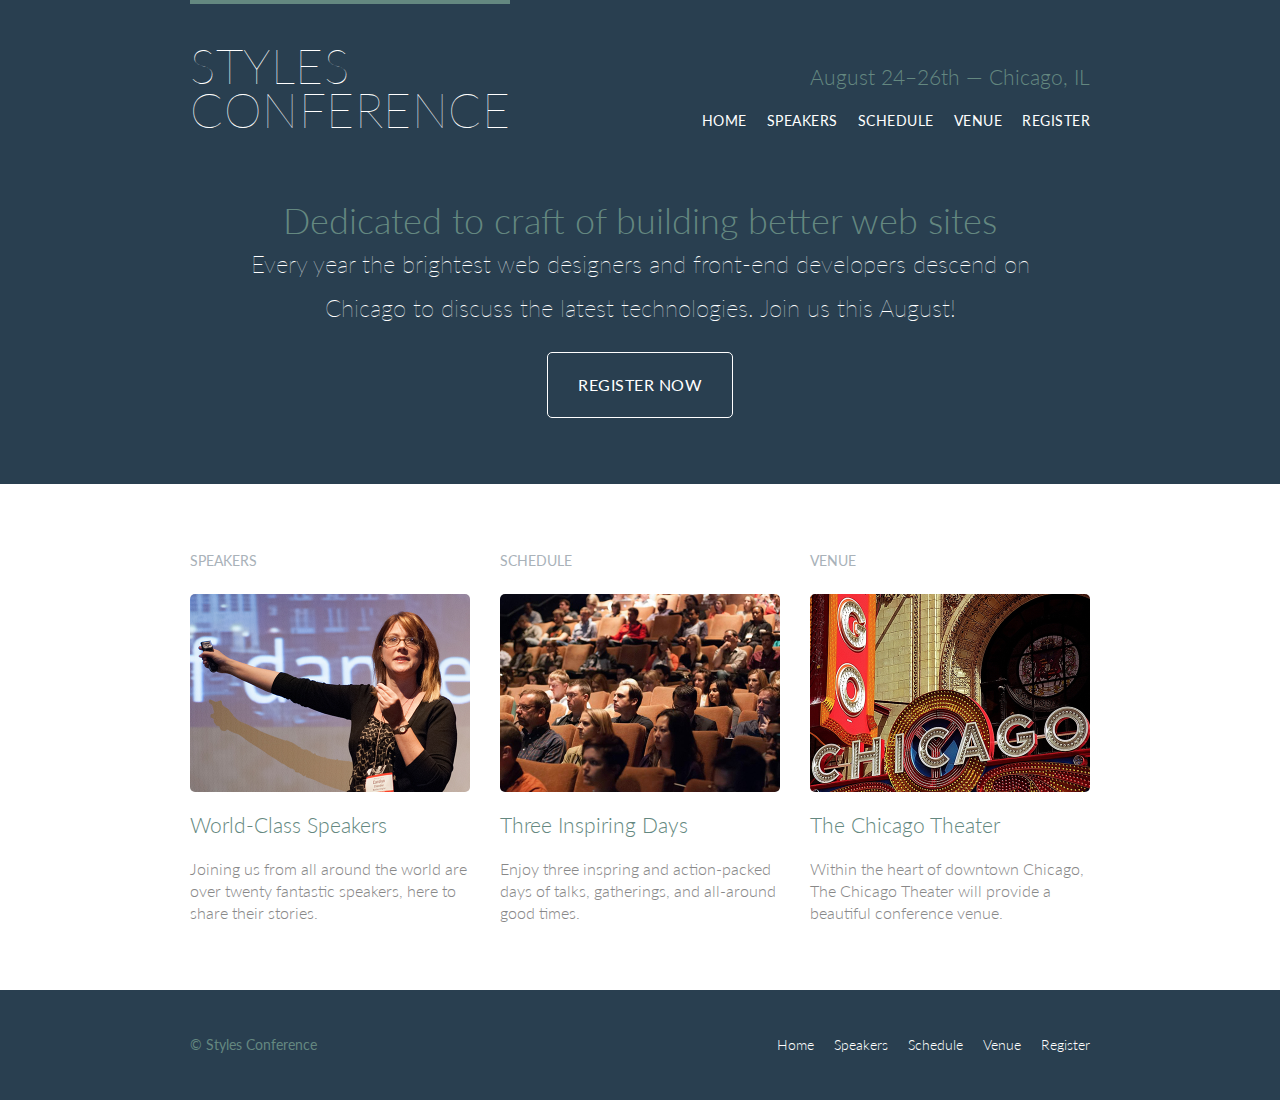
<file: index.html>
<!DOCTYPE html>
<html lang="en">
<head>
	<link rel="stylesheet" href="assets\stylesheets\main.css">
    <link rel="stylesheet" href="http://fonts.googleapis.com/css?family=Lato:100,300,400">
	<meta charset="utf-8">
	<title>Styles Conference</title>
</head>
<body>
	<header class="primary-header container group">
			
	<h1 class="logo">
		<a href="index.html">Styles <br> Conference</a>
	</h1>

	<h3 class="tagline">August 24&ndash;26th &mdash; Chicago, IL</h3>
	<nav class="nav primary-nav">
  <ul>
    <li><a href="index.html">Home</a></li><!--
    --><li><a href="speakers.html">Speakers</a></li><!--
    --><li><a href="schedule.html">Schedule</a></li><!--
    --><li><a href="venue.html">Venue</a></li><!--
    --><li><a href="register.html">Register</a></li>
  </ul>
	</nav>
	</header>
	<section class="hero container">
	<h2>Dedicated to craft of building better web sites</h2>
	<p>Every year the brightest web designers and front-end developers descend on Chicago to discuss the latest technologies. Join us this August!</p>
	<a class="btn btn-alt" href="register.html">Register Now</a>
	</section>
	<section class="row">
        <div class="grid">
        <!--Speakers-->
		<section class="teaser col-1-3">
            <h5>Speakers</h5>
			<a href="speakers.html">
			<img src="assets/images/home/speakers.jpg" alt="Professional Speakers">
			<h3>World-Class Speakers</h3>
		</a>
			<p>Joining us from all around the world are over twenty fantastic speakers, here to share their stories.</p>
		</section><!--
        Schedule
        --><section class="teaser col-1-3">
			<h5>Schedule</h5>
            <a href="schedule.html">
			<img src="assets/images/home/schedule.jpg" alt="Conference Schedule">
			<h3>Three Inspiring Days</h3>
		</a>
			<p>Enjoy three inspring and action-packed days of talks, gatherings, and all-around good times.</p>
		</section><!--
            Venue
            --><section class="teaser col-1-3">
            <h5>Venue</h5>
            <a href="venue.html">
            <img src="assets/images/home/venue.jpg" alt="Conference Venue">
			<h3>The Chicago Theater</h3> 
          </a>
			<p>Within the heart of downtown Chicago, The Chicago Theater will provide a beautiful conference venue.</p>
		</section>
      </div>
	</section>
	<footer class="primary-footer container group">
		<small>&copy; Styles Conference</small>
		<nav class="nav">
    <ul>
		<li><a href="index.html">Home</a></li><!--
            --><li><a href="speakers.html">Speakers</a></li><!--
            --><li><a href="schedule.html">Schedule</a></li><!--
            --><li><a href="venue.html">Venue</a></li><!--
            --><li><a href="register.html">Register</a></li>
        </ul>
  </nav>
	</footer>
	</body>
	</html>
</file>
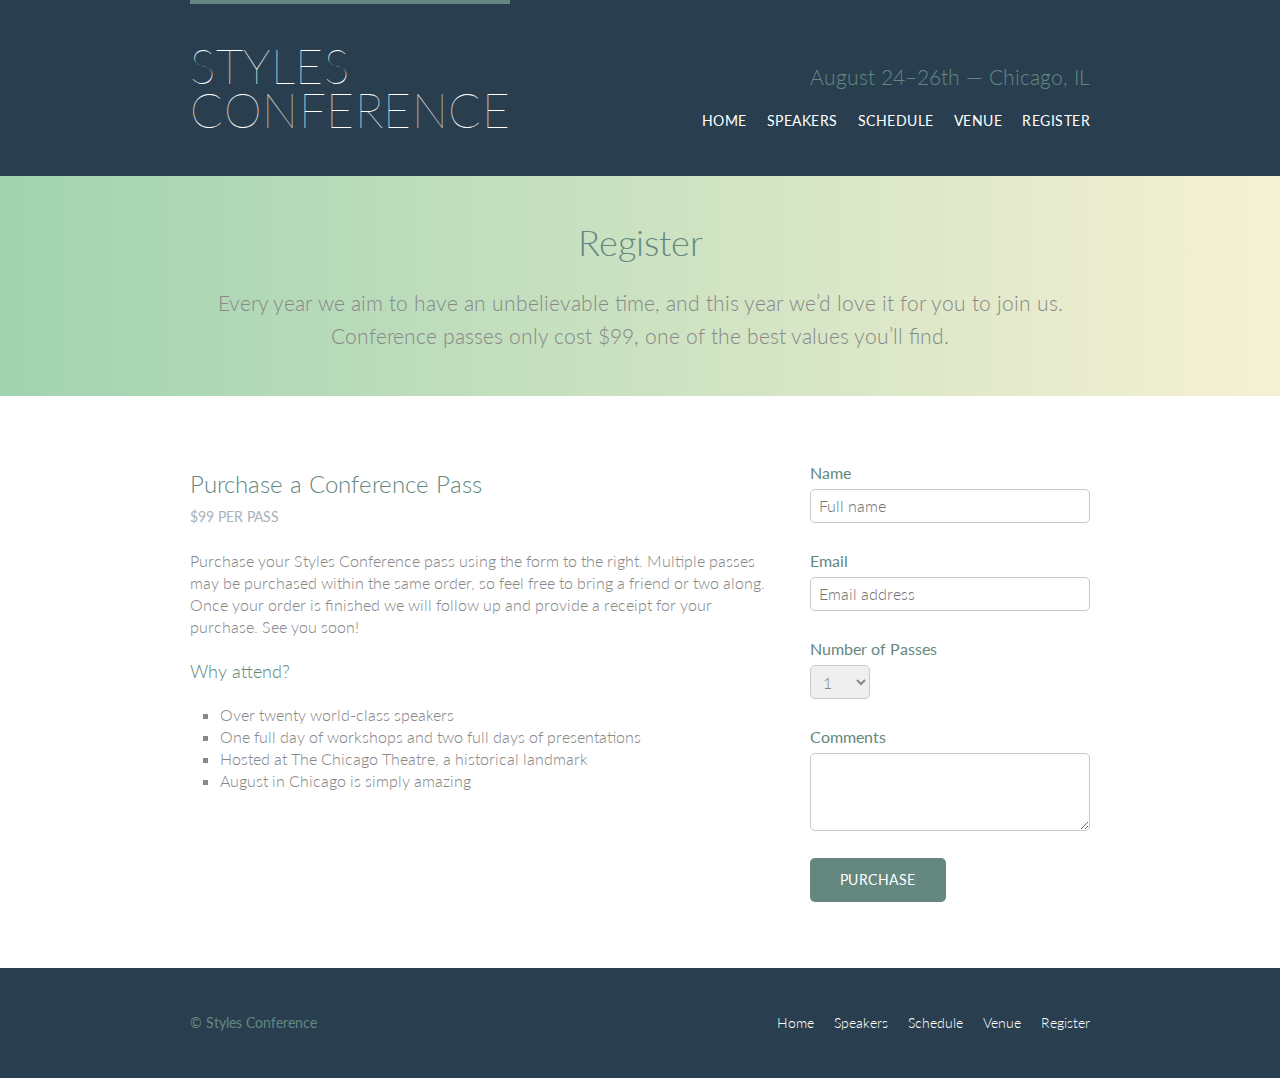
<file: register.html>
<!doctype html>
<html lang="en">
<head>
	<link rel="stylesheet" href="assets\stylesheets\main.css">
     <link rel="stylesheet" href="http://fonts.googleapis.com/css?family=Lato:100,300,400">
	<meta charset="utf-8">
	<title>Regsiter</title>
</head>
<body>
	<header class="primary-header container group">
			
	<h1 class="logo">
		<a href="index.html">Styles <br> Conference</a>
	</h1>

	<h3 class="tagline">August 24&ndash;26th &mdash; Chicago, IL</h3>
	<nav class="nav primary-nav">
		<ul>
		<li><a href="index.html">Home</a></li><!--
            --><li><a href="speakers.html">Speakers</a></li><!--
            --><li><a href="schedule.html">Schedule</a></li><!--
            --><li><a href="venue.html">Venue</a></li><!--
            --><li><a href="register.html">Register</a></li>
        </ul>
	</nav>
	</header>
    <section class="row-alt">
  <div class="lead container">

    <h1>Register</h1>
      <p>Every year we aim to have an unbelievable time, and this year we’d love it for you to join us. Conference passes only cost $99, one of the best values you’ll find.</p>

  </div>
</section>

    <section class="row">
    <div class="grid">
        <section class="col-2-3">
            <h2>Purchase a Conference Pass</h2>
            <h5>$99 per Pass</h5>
            <p>Purchase your Styles Conference pass using the form to the right. Multiple passes may be purchased within the same order, so feel free to bring a friend or two along. Once your order is finished we will follow up and provide a receipt for your purchase. See you soon!</p>
            <h4>Why attend?</h4>
            <ul class="why-attend">
            <li>Over twenty world-class speakers</li>
            <li>One full day of workshops and two full days of presentations</li>
            <li>Hosted at The Chicago Theatre, a historical landmark</li>
            <li>August in Chicago is simply amazing</li>
            </ul>
        </section><!--
        --><form class="col-1-3" action="#" method="post">
                <fieldset class="register-group">
                    <label>
                        Name
                        <input type="text" name="name" placeholder="Full name" required>
                    </label>
                    <label>
                        Email
                        <input type="email" name="email" placeholder="Email address" required>
                    </label>
                    <label>
                        Number of Passes
                        <select name="quantity" required>
                            <option value="1" selected>1</option>
                            <option value="2">2</option>
                            <option value="3">3</option>
                            <option value="4">4</option>
                            <option value="5">5</option>
                        </select>
                    </label>
                    <label>
                    Comments
                        <textarea name="comments"></textarea>
                    </label>
                </fieldset>
        <input class="btn btn-default" type="submit" name="submit" value="Purchase">
    </form>
    </div>
    </section>

	<footer class="primary-footer container group">
		<small>&copy; Styles Conference</small>
		<nav class="nav">
    <ul>
		<li><a href="index.html">Home</a></li><!--
            --><li><a href="speakers.html">Speakers</a></li><!--
            --><li><a href="schedule.html">Schedule</a></li><!--
            --><li><a href="venue.html">Venue</a></li><!--
            --><li><a href="register.html">Register</a></li>
        </ul>
  </nav>
	</footer>
</body>
</html>
</file>
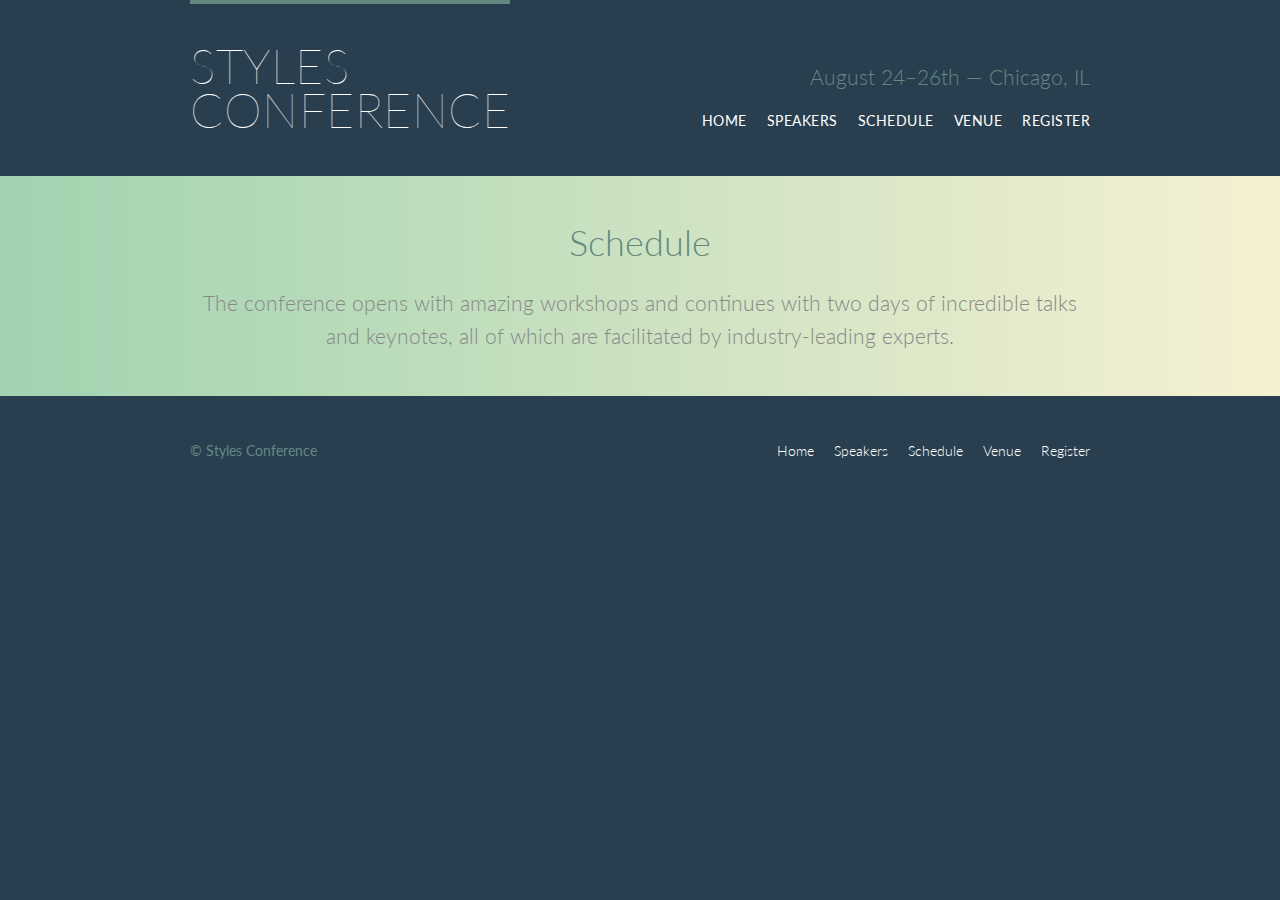
<file: schedule.html>
<!doctype html>
<html lang="en">
<head>
	<link rel="stylesheet" href="assets\stylesheets\main.css">
     <link rel="stylesheet" href="http://fonts.googleapis.com/css?family=Lato:100,300,400">
	<meta charset="utf-8">
	<title>Schedule</title>
</head>
<body>
	<header class="primary-header container group">
			
	<h1 class="logo">
		<a href="index.html">Styles <br> Conference</a>
	</h1>

	<h3 class="tagline">August 24&ndash;26th &mdash; Chicago, IL</h3>
	<nav class="nav primary-nav">
		<ul>
		<li><a href="index.html">Home</a></li><!--
            --><li><a href="speakers.html">Speakers</a></li><!--
            --><li><a href="schedule.html">Schedule</a></li><!--
            --><li><a href="venue.html">Venue</a></li><!--
            --><li><a href="register.html">Register</a></li>
        </ul>
	</nav>
	</header>
    <section class="row-alt">
  <div class="lead container">

    <h1>Schedule</h1>
      <p>The conference opens with amazing workshops and continues with two days of incredible talks and keynotes, all of which are facilitated by industry-leading experts.</p>

  </div>
</section>
	<footer class="primary-footer container group">
		<small>&copy; Styles Conference</small>
		<nav class="nav">
    <ul>
		<li><a href="index.html">Home</a></li><!--
            --><li><a href="speakers.html">Speakers</a></li><!--
            --><li><a href="schedule.html">Schedule</a></li><!--
            --><li><a href="venue.html">Venue</a></li><!--
            --><li><a href="register.html">Register</a></li>
        </ul>
  </nav>
	</footer>
</body>
</html>
</file>
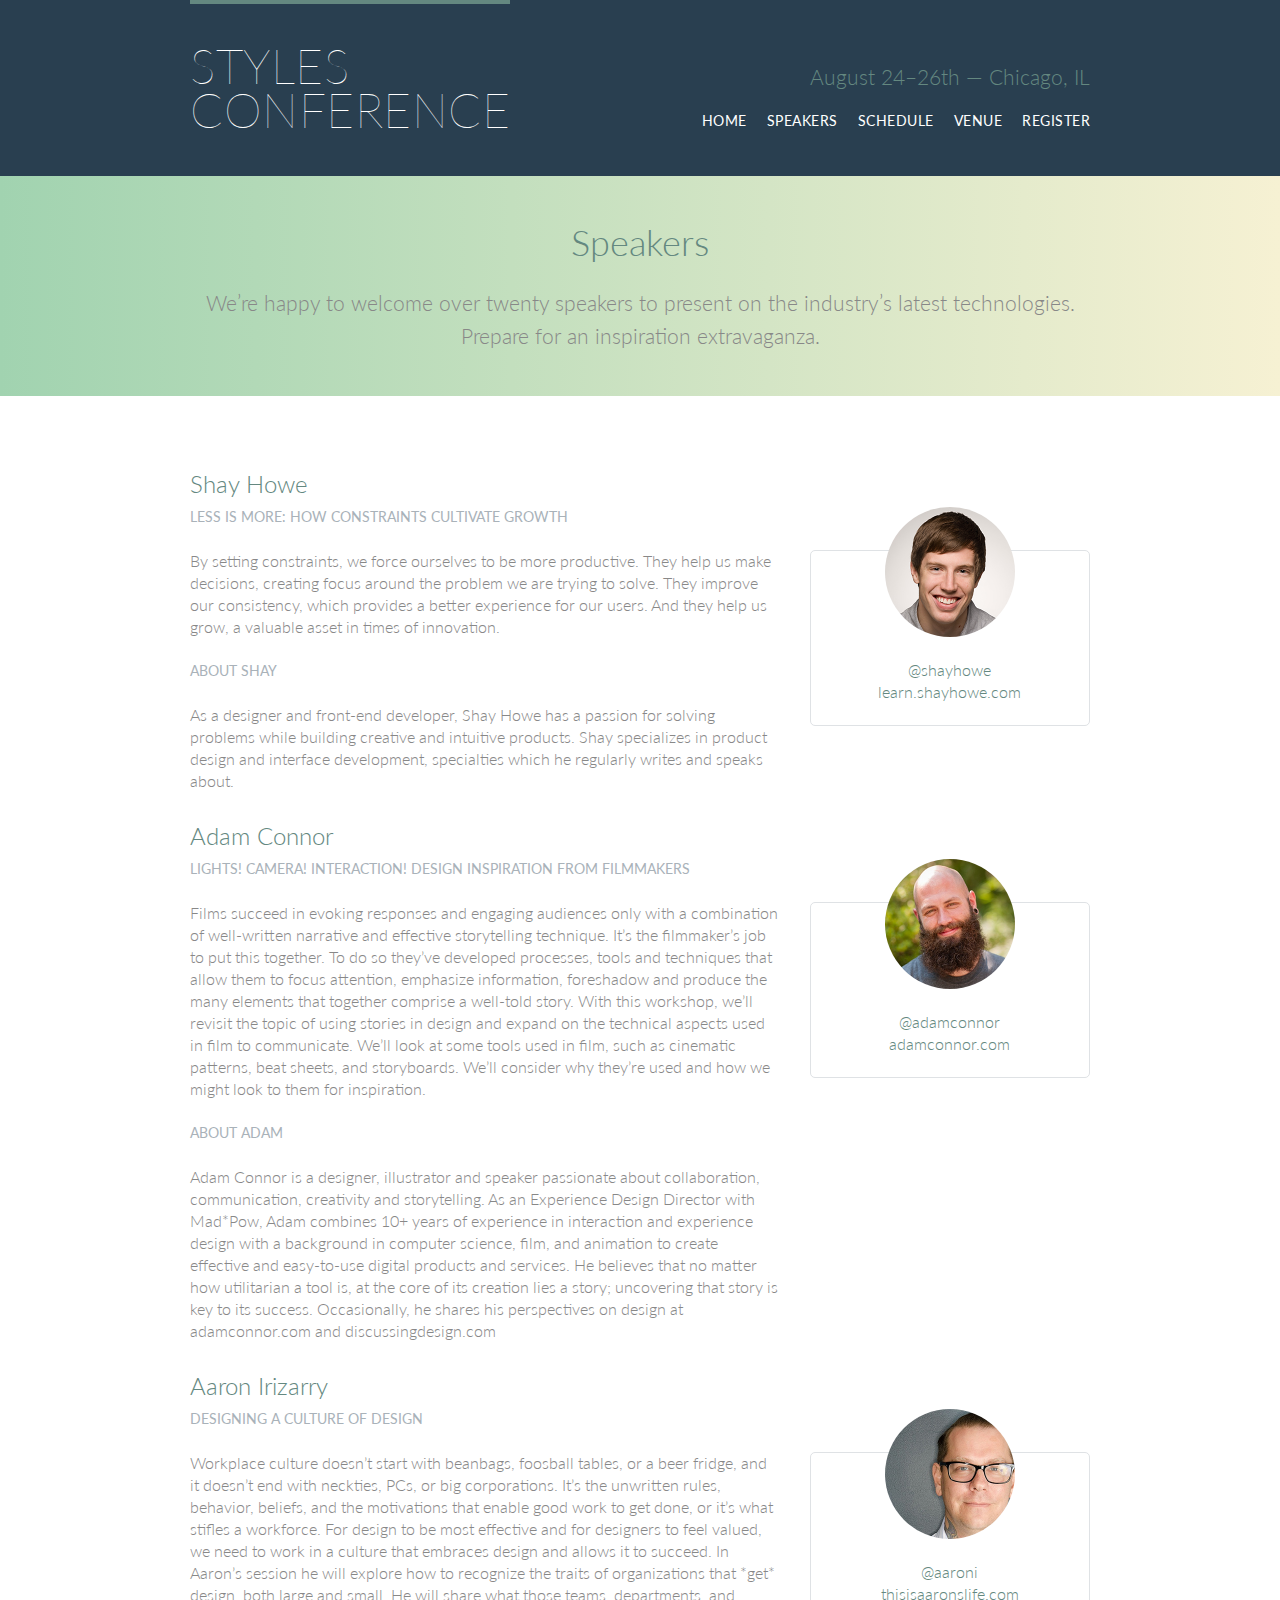
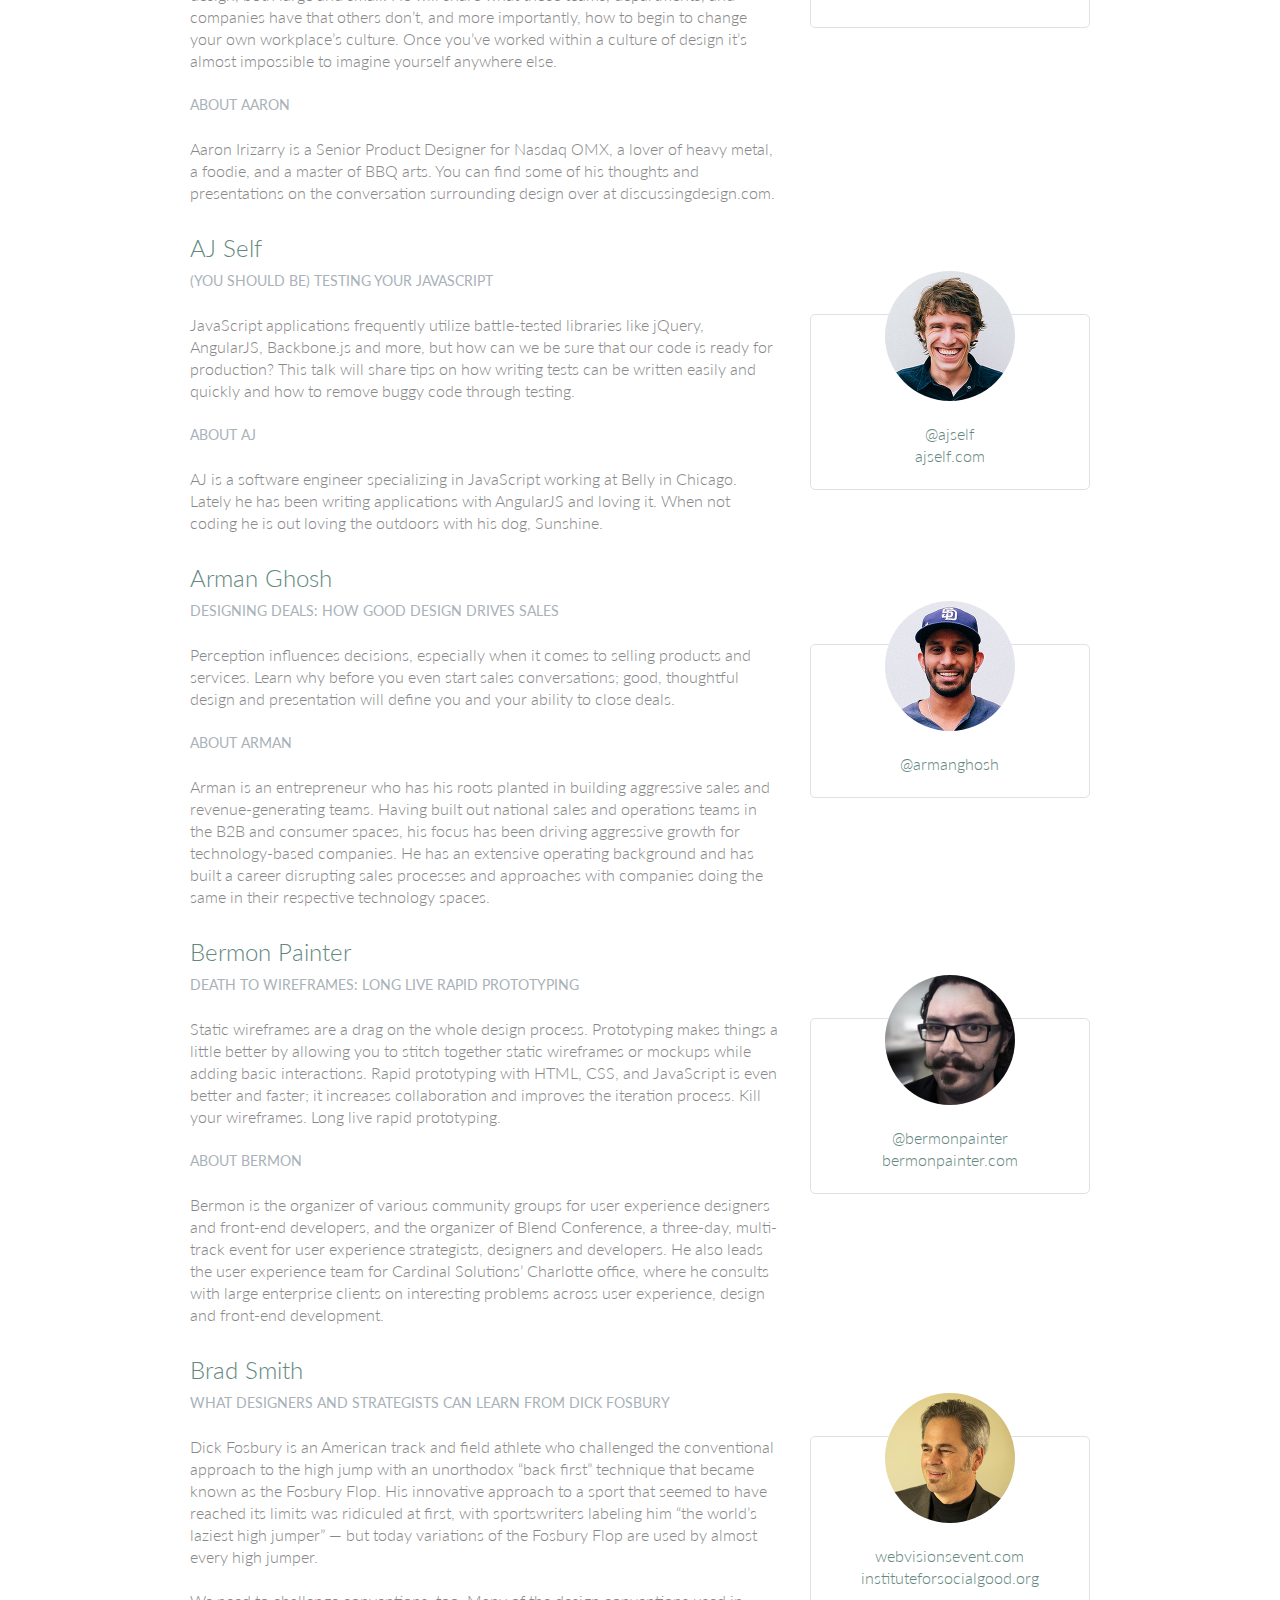
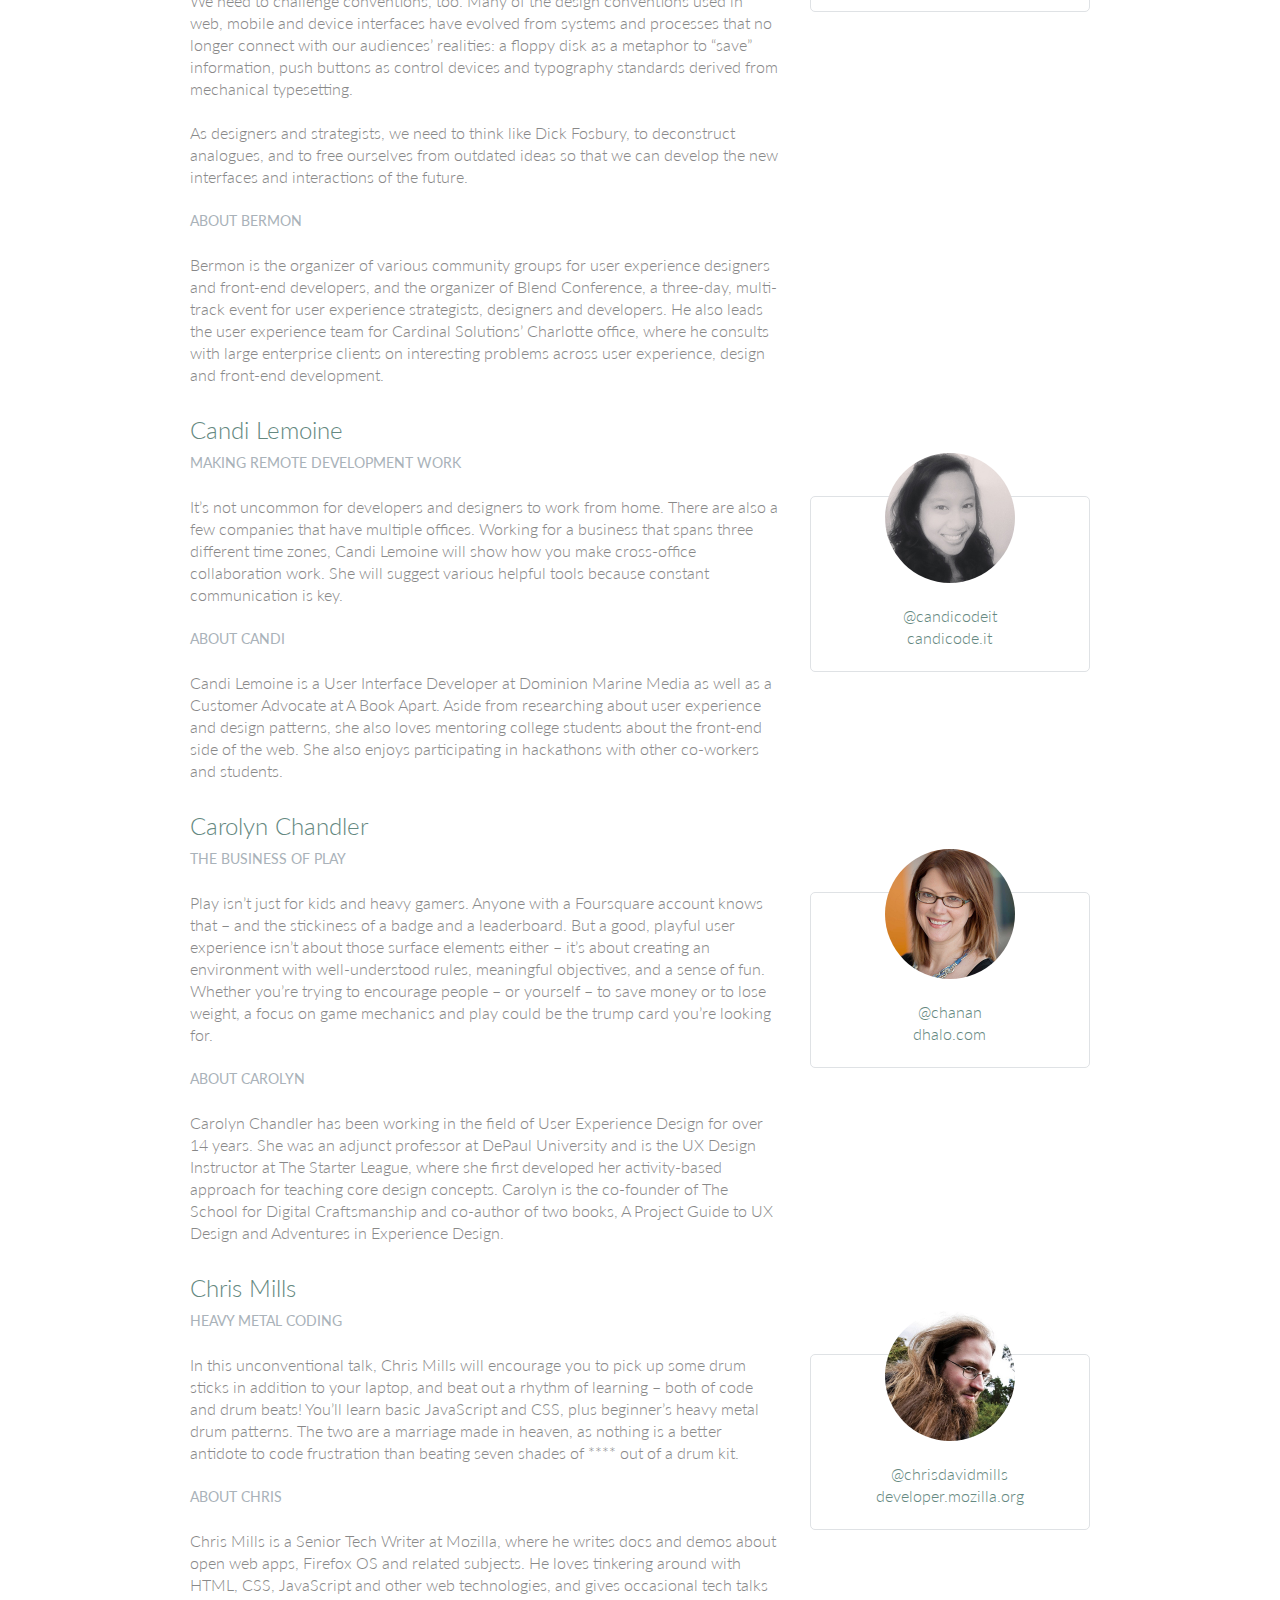
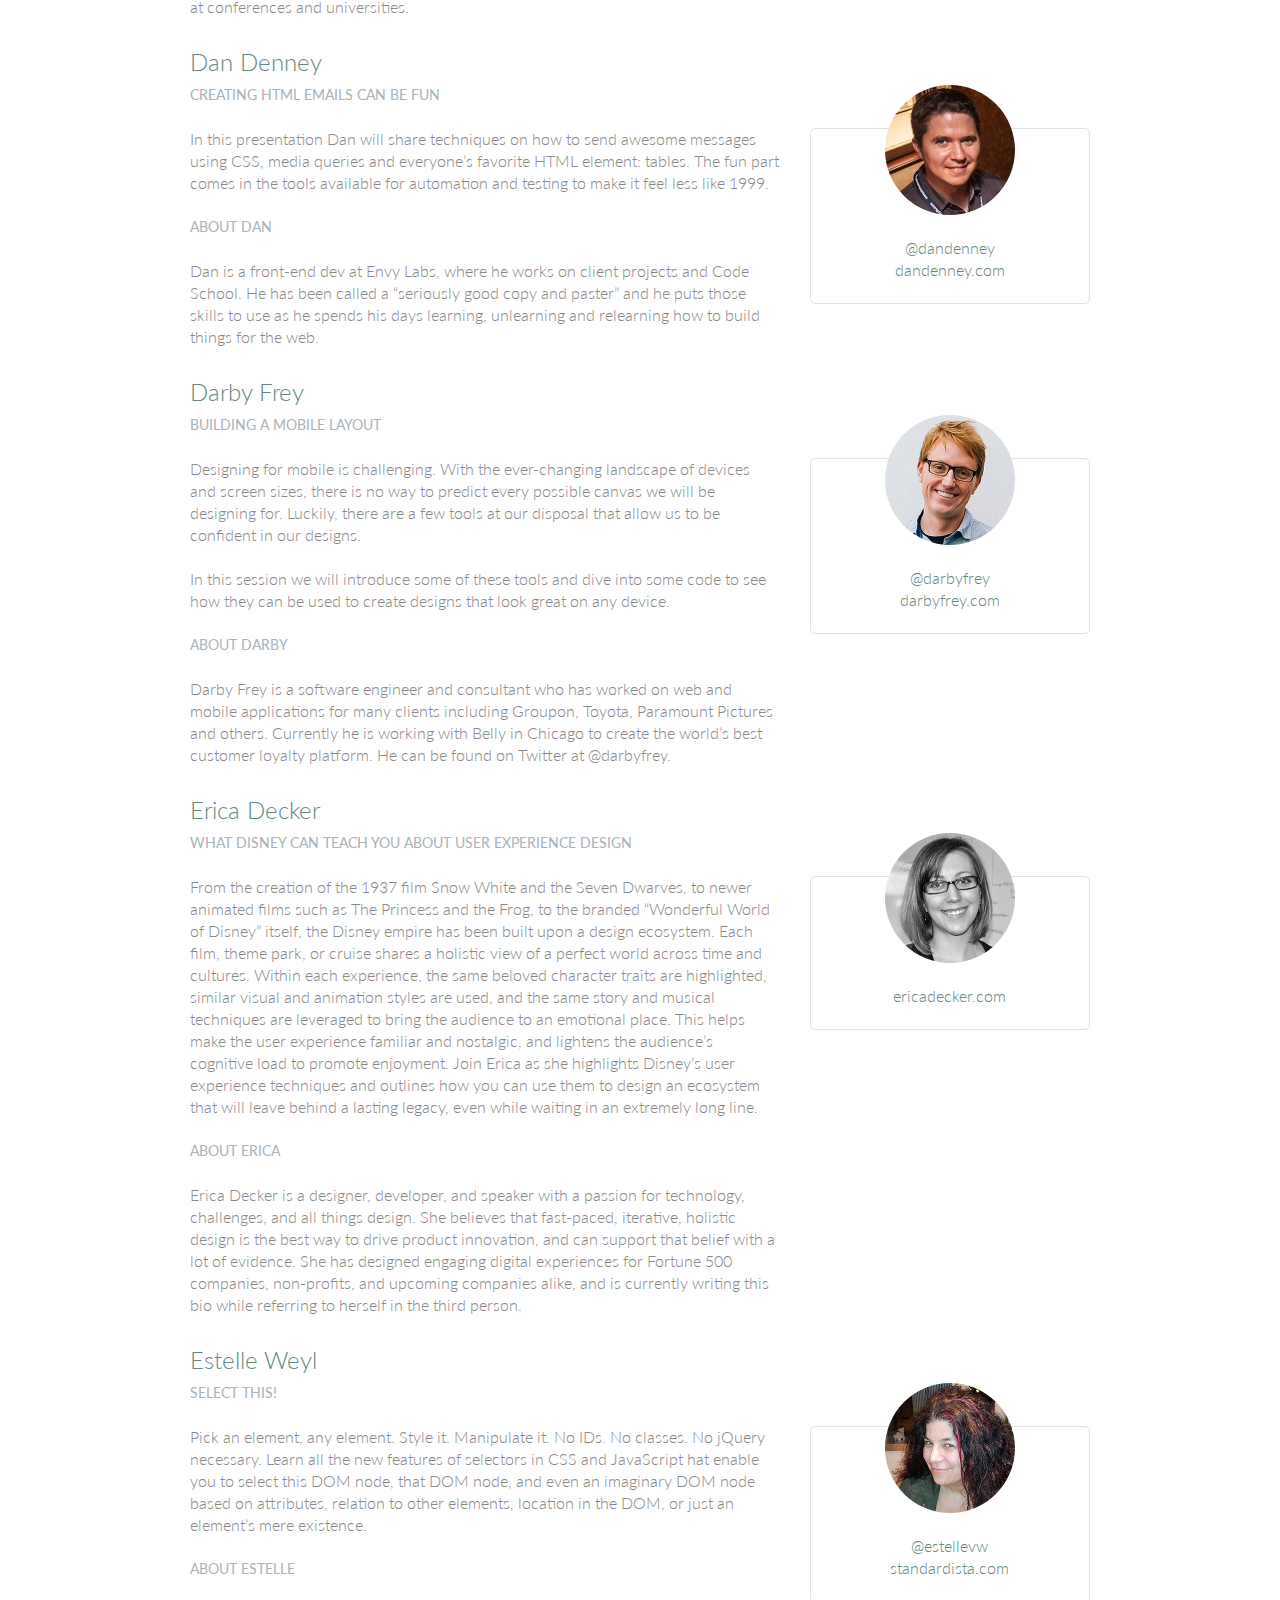
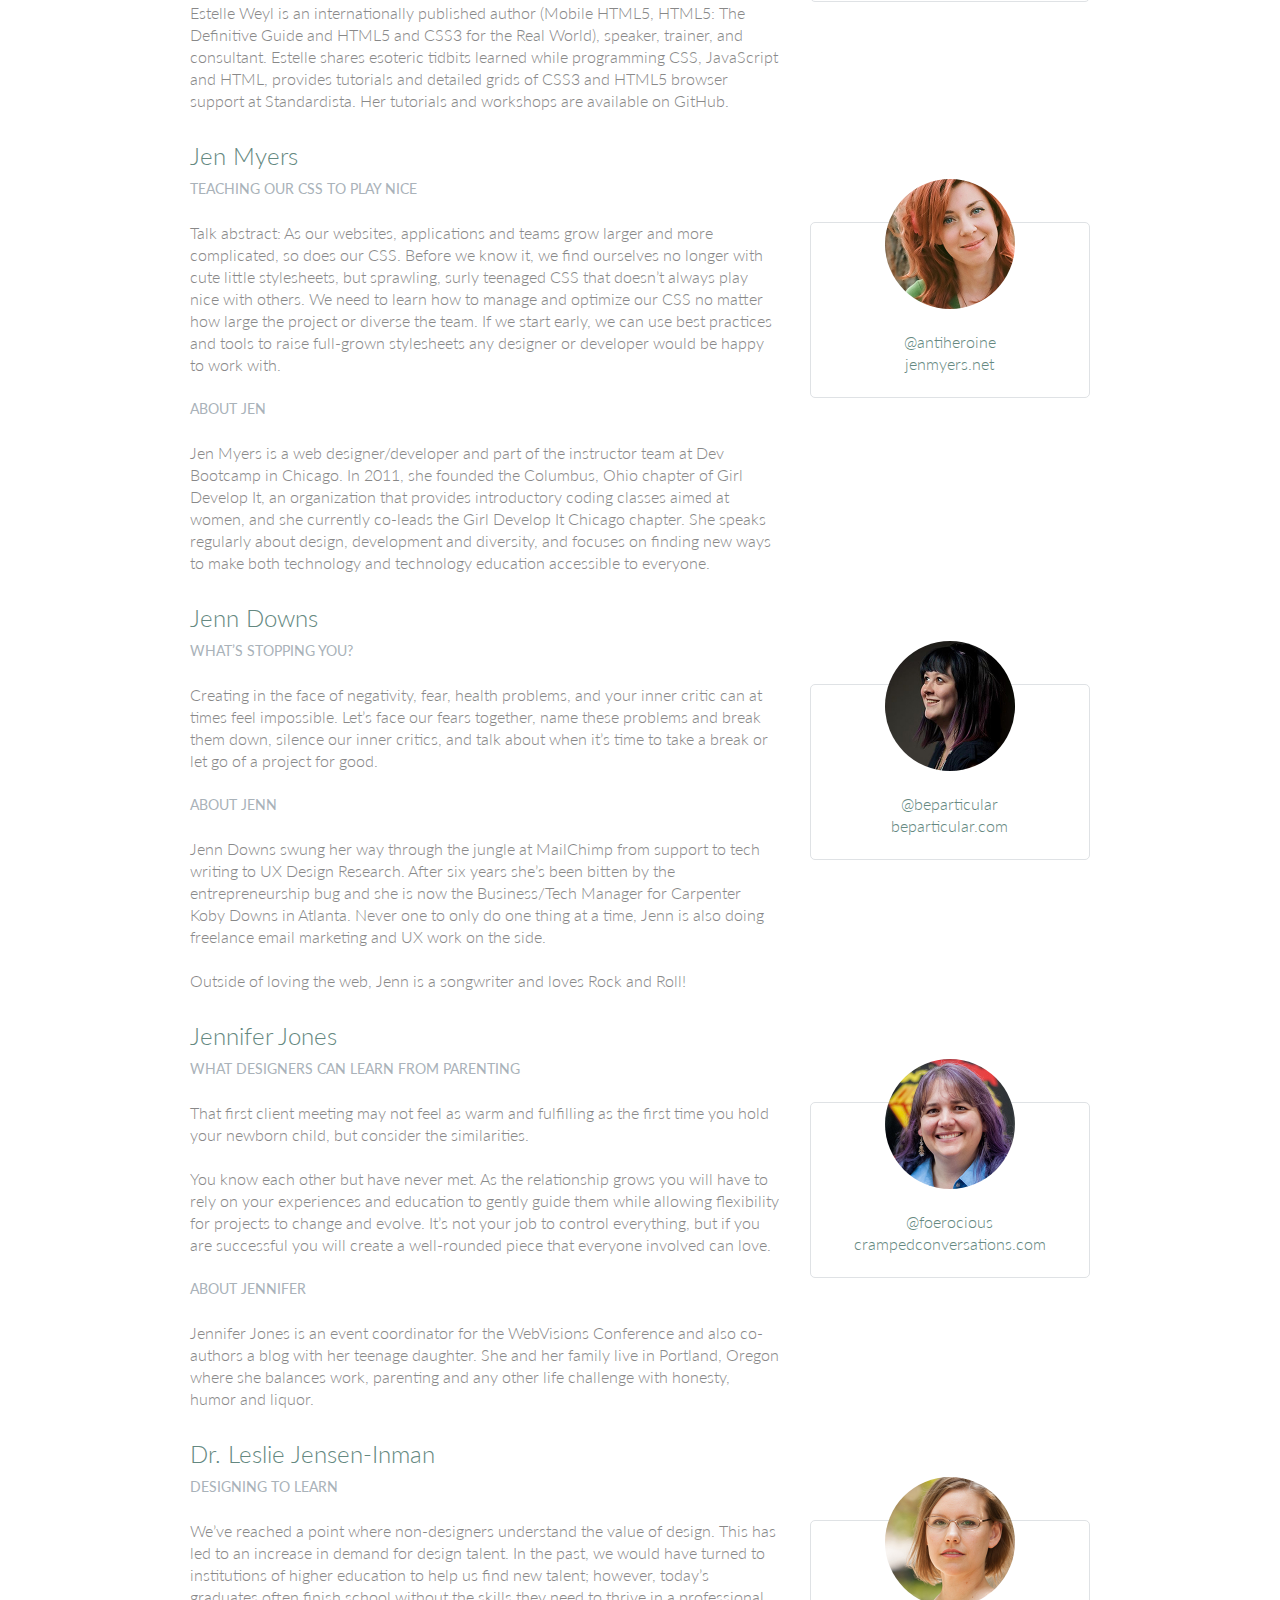
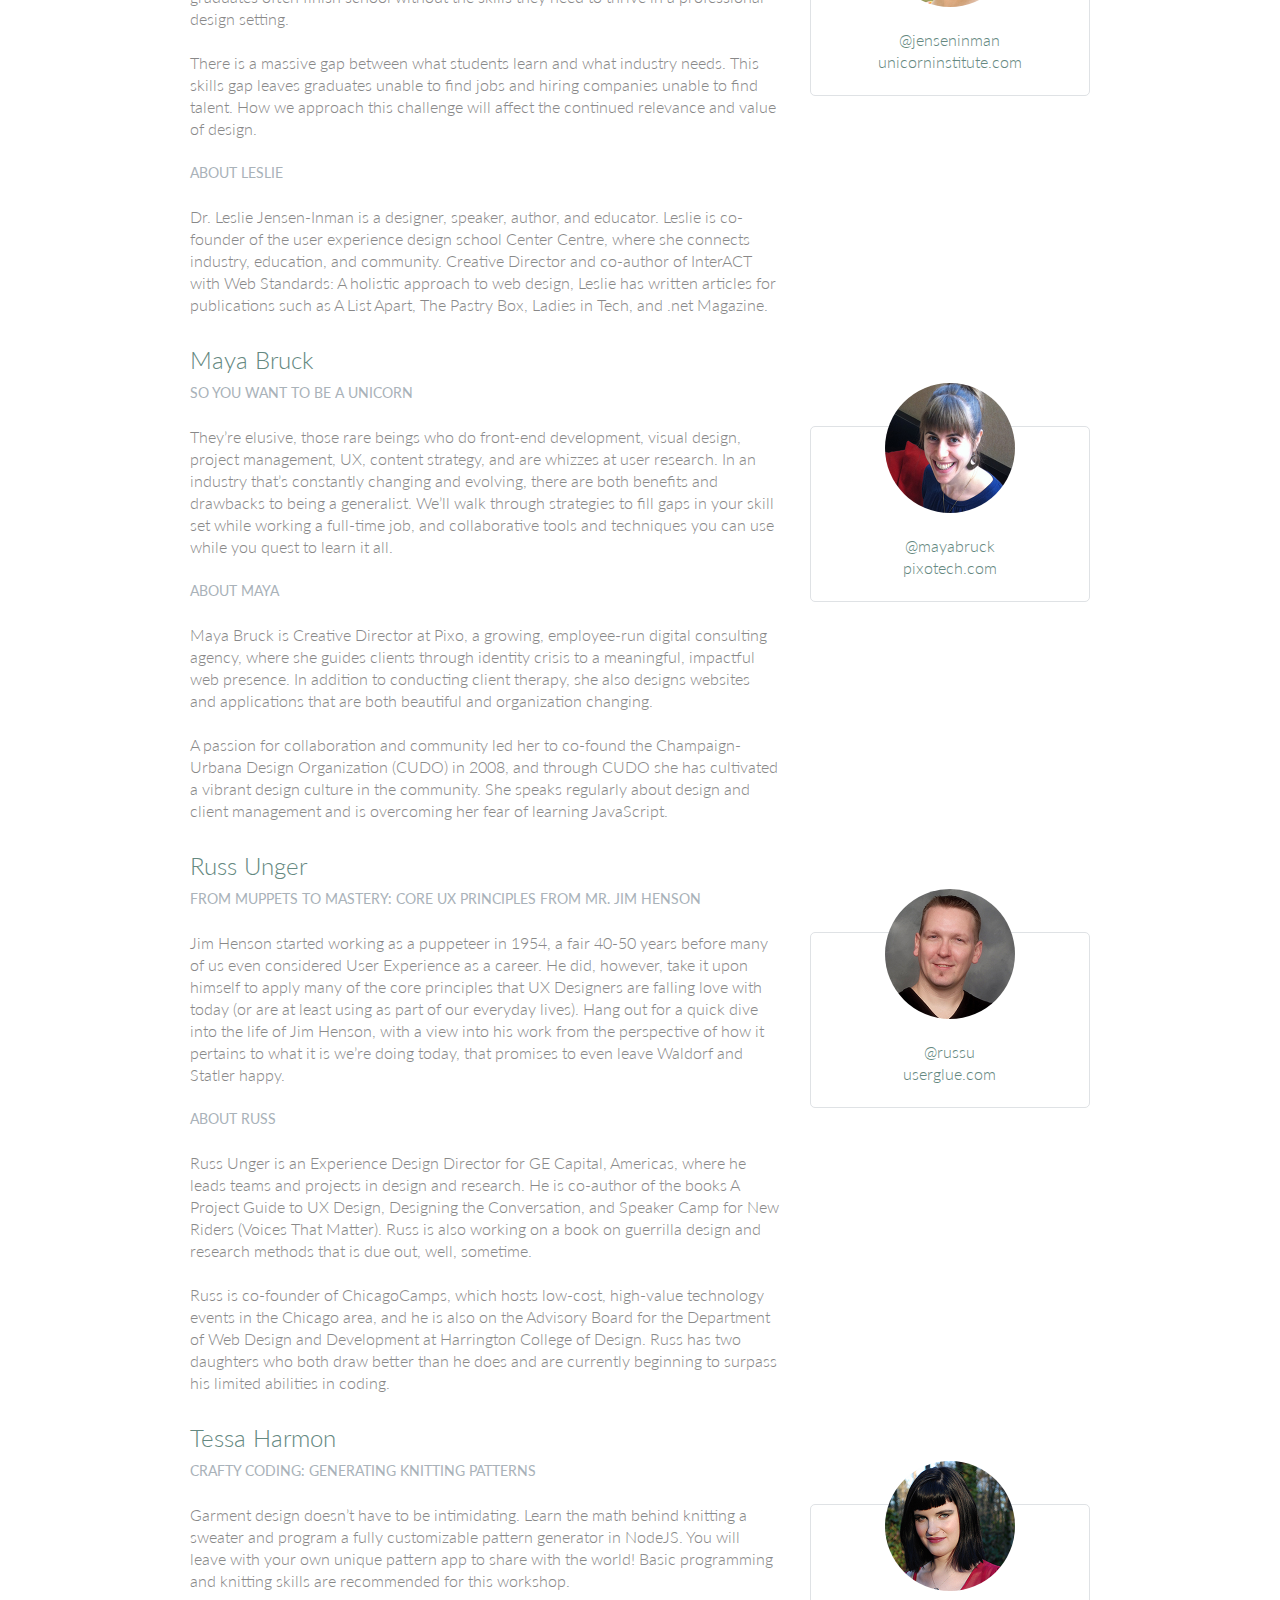
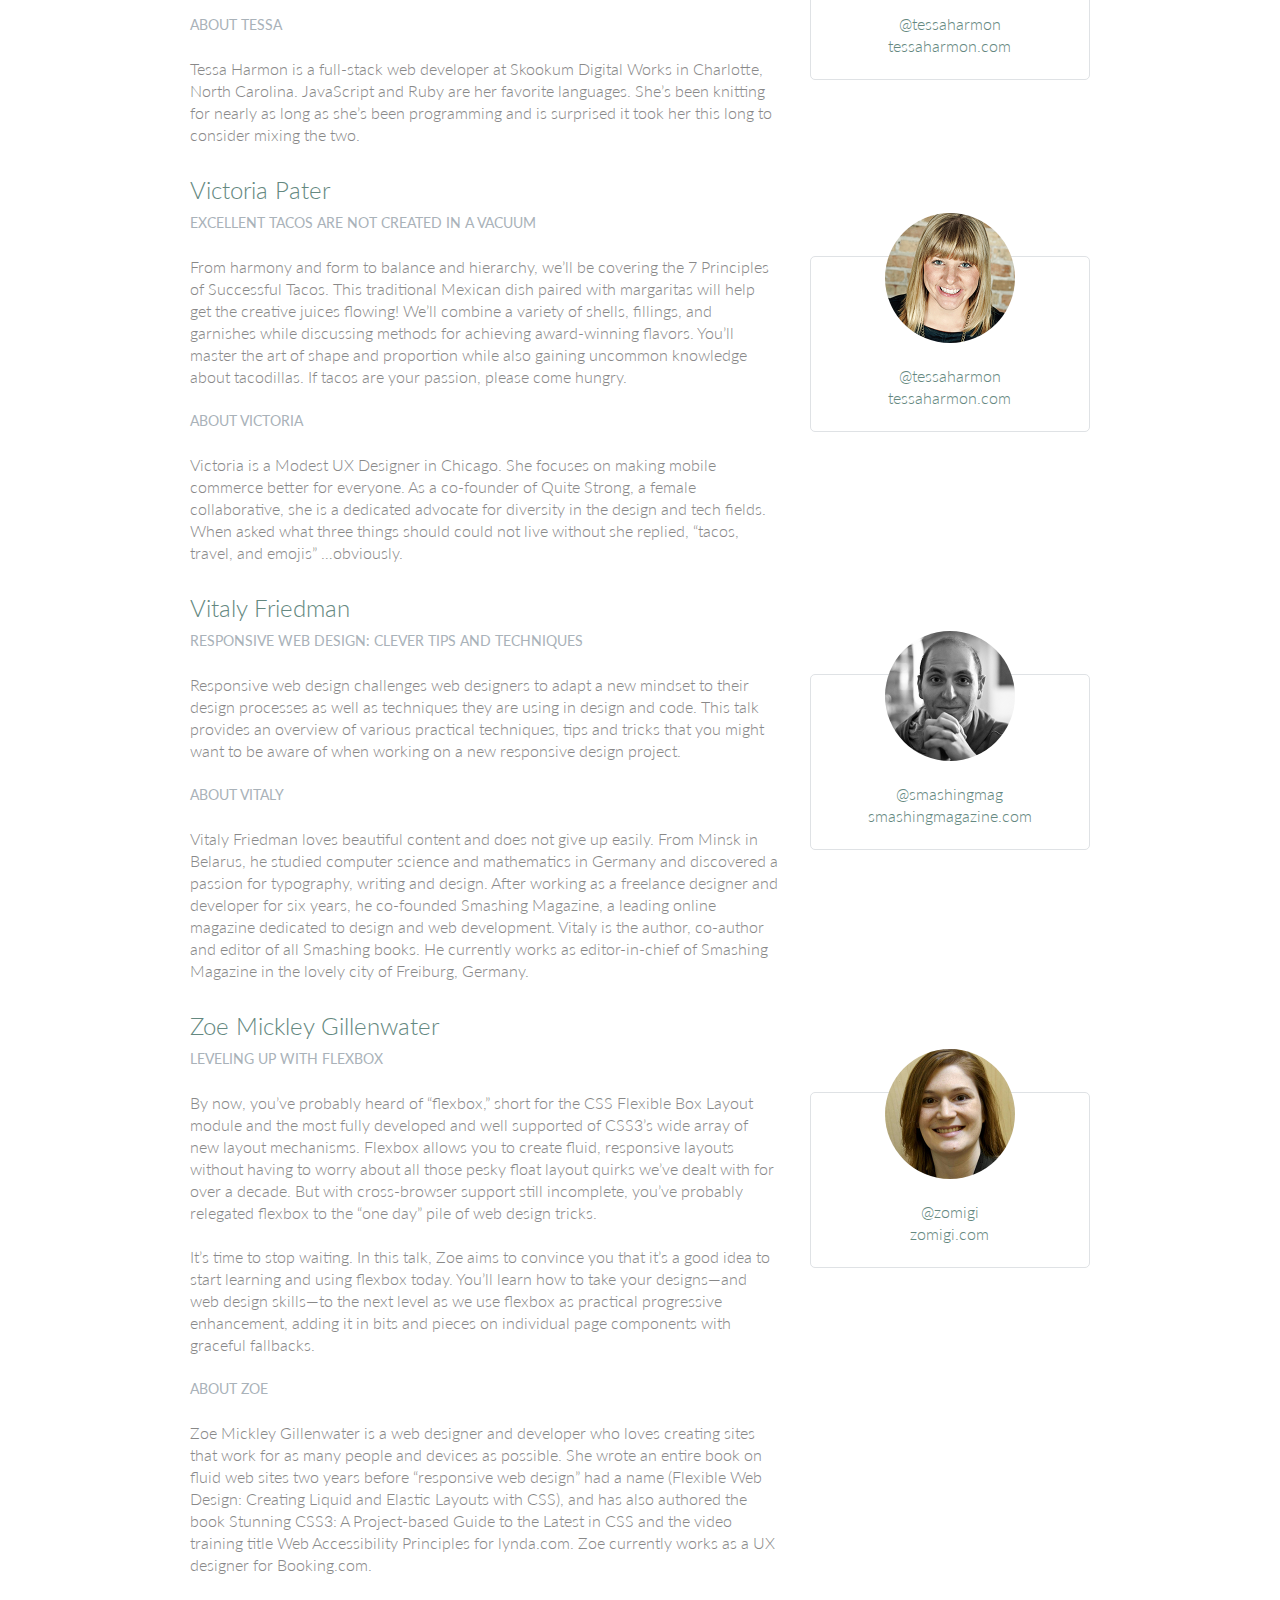
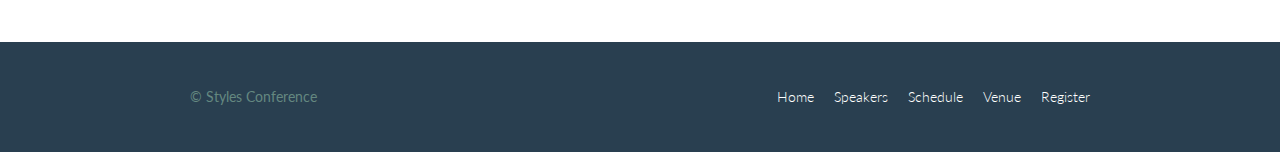
<file: speakers.html>
<!doctype html>
<html lang="en">
<head>
	<link rel="stylesheet" href="assets\stylesheets\main.css">
     <link rel="stylesheet" href="http://fonts.googleapis.com/css?family=Lato:100,300,400">
	<meta charset="utf-8">
	<title>Speakers</title>
</head>
<body>
	<header class="primary-header container group">
			
	<h1 class="logo">
		<a href="index.html">Styles <br> Conference</a>
	</h1>

	<h3 class="tagline">August 24&ndash;26th &mdash; Chicago, IL</h3>
	<nav class="nav primary-nav">
		<ul>
		<li><a href="index.html">Home</a></li><!--
            --><li><a href="speakers.html">Speakers</a></li><!--
            --><li><a href="schedule.html">Schedule</a></li><!--
            --><li><a href="venue.html">Venue</a></li><!--
            --><li><a href="register.html">Register</a></li>
        </ul>
	</nav>
	</header>
    <section class="row-alt">
  <div class="lead container">

    <h1>Speakers</h1>

    <p>We&#8217;re happy to welcome over twenty speakers to present on the industry&#8217;s latest technologies. Prepare for an inspiration extravaganza.</p>
  
  </div>
</section>

<section class="row">
<div class="grid">

<section id="shay-howe">

  <div class="col-2-3">

    <h2>Shay Howe</h2>
    <h5>Less Is More: How Constraints Cultivate Growth</h5>

    <p>By setting constraints, we force ourselves to be more productive. They help us make decisions, creating focus around the problem we are trying to solve. They improve our consistency, which provides a better experience for our users. And they help us grow, a valuable asset in times of innovation.</p>

    <h5>About Shay</h5>

    <p>As a designer and front-end developer, Shay Howe has a passion for solving problems while building creative and intuitive products. Shay specializes in product design and interface development, specialties which he regularly writes and speaks about.</p>

  </div><!--

  --><aside class="col-1-3">
    <div class="speaker-info">
        <img src="assets/images/speakers/shay-howe.jpg" alt="Shay Howe">
      <ul>
        <li><a href="https://twitter.com/shayhowe">@shayhowe</a></li>
        <li><a href="http://learn.shayhowe.com/">learn.shayhowe.com</a></li>
      </ul>
    </div>
  </aside>
</section>

<section id="Adam-Connor">

  <div class="col-2-3">

    <h2>Adam Connor</h2>
    <h5>LIGHTS! CAMERA! INTERACTION! DESIGN INSPIRATION FROM FILMMAKERS</h5>

    <p>Films succeed in evoking responses and engaging audiences only with a combination of well-written narrative and effective storytelling technique. It’s the filmmaker’s job to put this together. To do so they’ve developed processes, tools and techniques that allow them to focus attention, emphasize information, foreshadow and produce the many elements that together comprise a well-told story.

With this workshop, we’ll revisit the topic of using stories in design and expand on the technical aspects used in film to communicate. We’ll look at some tools used in film, such as cinematic patterns, beat sheets, and storyboards. We’ll consider why they’re used and how we might look to them for inspiration.</p>

    <h5>ABOUT ADAM</h5>

    <p>Adam Connor is a designer, illustrator and speaker passionate about collaboration, communication, creativity and storytelling. As an Experience Design Director with Mad*Pow, Adam combines 10+ years of experience in interaction and experience design with a background in computer science, film, and animation to create effective and easy-to-use digital products and services. He believes that no matter how utilitarian a tool is, at the core of its creation lies a story; uncovering that story is key to its success. Occasionally, he shares his perspectives on design at adamconnor.com and discussingdesign.com</p>

  </div><!--

  --><aside class="col-1-3">
    <div class="speaker-info">
        <img src="assets/images/speakers/adam-connor.jpg" alt="Adam Connor">
      <ul>
        <li><a href="https://twitter.com/shayhowe">@adamconnor</a></li>
        <li><a href="http://learn.shayhowe.com/">adamconnor.com</a></li>
      </ul>
    </div>
  </aside>
</section>

<section id="Aaron-Irizarry">

  <div class="col-2-3">

    <h2>Aaron Irizarry</h2>
    <h5>DESIGNING A CULTURE OF DESIGN</h5>

    <p>Workplace culture doesn’t start with beanbags, foosball tables, or a beer fridge, and it doesn’t end with neckties, PCs, or big corporations. It’s the unwritten rules, behavior, beliefs, and the motivations that enable good work to get done, or it’s what stifles a workforce. For design to be most effective and for designers to feel valued, we need to work in a culture that embraces design and allows it to succeed.

In Aaron’s session he will explore how to recognize the traits of organizations that *get* design, both large and small. He will share what those teams, departments, and companies have that others don’t, and more importantly, how to begin to change your own workplace’s culture. Once you’ve worked within a culture of design it’s almost impossible to imagine yourself anywhere else.</p>

    <h5>ABOUT AARON</h5>

    <p>Aaron Irizarry is a Senior Product Designer for Nasdaq OMX, a lover of heavy metal, a foodie, and a master of BBQ arts. You can find some of his thoughts and presentations on the conversation surrounding design over at discussingdesign.com.</p>

  </div><!--

  --><aside class="col-1-3">
    <div class="speaker-info">
        <img src="assets/images/speakers/aaron-irizarry.jpg" alt="Aaron Irizarry">
      <ul>
        <li><a href="https://twitter.com/shayhowe">@aaroni</a></li>
        <li><a href="http://learn.shayhowe.com/">thisisaaronslife.com</a></li>
      </ul>
    </div>
  </aside>
</section>

<section id="AJ-Self">

  <div class="col-2-3">

    <h2>AJ Self</h2>
    <h5>(YOU SHOULD BE) TESTING YOUR JAVASCRIPT</h5>

    <p>JavaScript applications frequently utilize battle-tested libraries like jQuery, AngularJS, Backbone.js and more, but how can we be sure that our code is ready for production? This talk will share tips on how writing tests can be written easily and quickly and how to remove buggy code through testing.</p>

    <h5>ABOUT AJ</h5>

    <p>AJ is a software engineer specializing in JavaScript working at Belly in Chicago. Lately he has been writing applications with AngularJS and loving it. When not coding he is out loving the outdoors with his dog, Sunshine.</p>

  </div><!--

  --><aside class="col-1-3">
    <div class="speaker-info">
         <img src="assets/images/speakers/aj-self.jpg" alt="Aj Self">
      <ul>
        <li><a href="https://twitter.com/shayhowe">@ajself</a></li>
        <li><a href="http://learn.shayhowe.com/">ajself.com</a></li>
      </ul>
    </div>
  </aside>
</section>

<section id="Arman-Ghosh">

  <div class="col-2-3">

    <h2>Arman Ghosh</h2>
    <h5>DESIGNING DEALS: HOW GOOD DESIGN DRIVES SALES</h5>

    <p>Perception influences decisions, especially when it comes to selling products and services. Learn why before you even start sales conversations; good, thoughtful design and presentation will define you and your ability to close deals.</p>

    <h5>ABOUT Arman</h5>

    <p>Arman is an entrepreneur who has his roots planted in building aggressive sales and revenue-generating teams. Having built out national sales and operations teams in the B2B and consumer spaces, his focus has been driving aggressive growth for technology-based companies. He has an extensive operating background and has built a career disrupting sales processes and approaches with companies doing the same in their respective technology spaces.</p>

  </div><!--

  --><aside class="col-1-3">
    <div class="speaker-info">
       <img src="assets/images/speakers/arman-ghosh.jpg" alt="Arman Ghosh">
      <ul>
        <li><a href="https://twitter.com/shayhowe">@armanghosh</a></li>
       <!--<li><a href="http://learn.shayhowe.com/"> </a></li>--> <!--no website for Arman Ghosh-->
      </ul>
    </div>
  </aside>
</section>

    <section id="Bermon-Painter">

  <div class="col-2-3">

    <h2>Bermon Painter</h2>
    <h5>DEATH TO WIREFRAMES: LONG LIVE RAPID PROTOTYPING</h5>

    <p>Static wireframes are a drag on the whole design process. Prototyping makes things a little better by allowing you to stitch together static wireframes or mockups while adding basic interactions. Rapid prototyping with HTML, CSS, and JavaScript is even better and faster; it increases collaboration and improves the iteration process. Kill your wireframes. Long live rapid prototyping.</p>

    <h5>ABOUT Bermon</h5>

    <p>Bermon is the organizer of various community groups for user experience designers and front-end developers, and the organizer of Blend Conference, a three-day, multi-track event for user experience strategists, designers and developers. He also leads the user experience team for Cardinal Solutions’ Charlotte office, where he consults with large enterprise clients on interesting problems across user experience, design and front-end development.</p>

  </div><!--

  --><aside class="col-1-3">
    <div class="speaker-info">
        <img src="assets/images/speakers/bermon-painter.jpg" alt="Bermon Painter">
      <ul>
        <li><a href="https://twitter.com/shayhowe">@bermonpainter</a></li>
       <li><a href="http://learn.shayhowe.com/">bermonpainter.com</a></li>
      </ul>
    </div>
  </aside>
</section>

        <section id="Brad-Smith">

  <div class="col-2-3">

    <h2>Brad Smith</h2>
    <h5>WHAT DESIGNERS AND STRATEGISTS CAN LEARN FROM DICK FOSBURY</h5>

    <p>Dick Fosbury is an American track and field athlete who challenged the conventional approach to the high jump with an unorthodox “back first” technique that became known as the Fosbury Flop. His innovative approach to a sport that seemed to have reached its limits was ridiculed at first, with sportswriters labeling him “the world’s laziest high jumper” — but today variations of the Fosbury Flop are used by almost every high jumper.</p>
    <p>We need to challenge conventions, too. Many of the design conventions used in web, mobile and device interfaces have evolved from systems and processes that no longer connect with our audiences’ realities: a floppy disk as a metaphor to “save” information, push buttons as control devices and typography standards derived from mechanical typesetting.</p>
    <p>As designers and strategists, we need to think like Dick Fosbury, to deconstruct analogues, and to free ourselves from outdated ideas so that we can develop the new interfaces and interactions of the future.</p>
    <h5>ABOUT Bermon</h5>

    <p>Bermon is the organizer of various community groups for user experience designers and front-end developers, and the organizer of Blend Conference, a three-day, multi-track event for user experience strategists, designers and developers. He also leads the user experience team for Cardinal Solutions’ Charlotte office, where he consults with large enterprise clients on interesting problems across user experience, design and front-end development.</p>

  </div><!--

  --><aside class="col-1-3">
    <div class="speaker-info">
        <img src="assets/images/speakers/brad-smith.jpg" alt="Brad Smith">
      <ul>
        <li><a href="https://twitter.com/shayhowe">webvisionsevent.com</a></li>
       <li><a href="http://learn.shayhowe.com/">instituteforsocialgood.org</a></li>
      </ul>
    </div>
  </aside>
</section>

    <section id="Candi-Lemoine">

  <div class="col-2-3">

    <h2>Candi Lemoine</h2>
    <h5>MAKING REMOTE DEVELOPMENT WORK</h5>

    <p>It’s not uncommon for developers and designers to work from home. There are also a few companies that have multiple offices. Working for a business that spans three different time zones, Candi Lemoine will show how you make cross-office collaboration work. She will suggest various helpful tools because constant communication is key.</p>
    <h5>ABOUT CANDI</h5>

    <p>Candi Lemoine is a User Interface Developer at Dominion Marine Media as well as a Customer Advocate at A Book Apart. Aside from researching about user experience and design patterns, she also loves mentoring college students about the front-end side of the web. She also enjoys participating in hackathons with other co-workers and students.</p>

  </div><!--

  --><aside class="col-1-3">
    <div class="speaker-info">
        <img src="assets/images/speakers/candi-lemoine.jpg" alt="Candi Lemoine">
      <ul>
        <li><a href="https://twitter.com/shayhowe">@candicodeit</a></li>
       <li><a href="http://learn.shayhowe.com/">candicode.it</a></li>
      </ul>
    </div>
  </aside>
</section>

    <section id="Carolyn-Chandler">

  <div class="col-2-3">

    <h2>Carolyn Chandler</h2>
    <h5>THE BUSINESS OF PLAY</h5>

    <p>Play isn’t just for kids and heavy gamers. Anyone with a Foursquare account knows that – and the stickiness of a badge and a leaderboard. But a good, playful user experience isn’t about those surface elements either – it’s about creating an environment with well-understood rules, meaningful objectives, and a sense of fun. Whether you’re trying to encourage people – or yourself – to save money or to lose weight, a focus on game mechanics and play could be the trump card you’re looking for.</p>
    <h5>ABOUT CAROLYN</h5>

    <p>Carolyn Chandler has been working in the field of User Experience Design for over 14 years. She was an adjunct professor at DePaul University and is the UX Design Instructor at The Starter League, where she first developed her activity-based approach for teaching core design concepts. Carolyn is the co-founder of The School for Digital Craftsmanship and co-author of two books, A Project Guide to UX Design and Adventures in Experience Design.</p>

  </div><!--

  --><aside class="col-1-3">
    <div class="speaker-info">
        <img src="assets/images/speakers/carolyn-chandler.jpg" alt="Carolyn Chandler">
      <ul>
        <li><a href="https://twitter.com/shayhowe">@chanan</a></li>
       <li><a href="http://learn.shayhowe.com/">dhalo.com</a></li>
      </ul>
    </div>
  </aside>
</section>

 <section id="Chris-Mills">

  <div class="col-2-3">

    <h2>Chris Mills</h2>
    <h5>HEAVY METAL CODING</h5>

    <p>In this unconventional talk, Chris Mills will encourage you to pick up some drum sticks in addition to your laptop, and beat out a rhythm of learning – both of code and drum beats! You’ll learn basic JavaScript and CSS, plus beginner’s heavy metal drum patterns. The two are a marriage made in heaven, as nothing is a better antidote to code frustration than beating seven shades of **** out of a drum kit.</p>
    <h5>ABOUT CHRIS</h5>

    <p>Chris Mills is a Senior Tech Writer at Mozilla, where he writes docs and demos about open web apps, Firefox OS and related subjects. He loves tinkering around with HTML, CSS, JavaScript and other web technologies, and gives occasional tech talks at conferences and universities.</p>

  </div><!--

  --><aside class="col-1-3">
    <div class="speaker-info">
      <img src="assets/images/speakers/chris-mills.jpg" alt="Chris Mills">
      <ul>
        <li><a href="https://twitter.com/shayhowe">@chrisdavidmills</a></li>
       <li><a href="http://learn.shayhowe.com/">developer.mozilla.org</a></li>
      </ul>
    </div>
  </aside>
</section>

 <section id="Dan-Denney">

  <div class="col-2-3">

    <h2>Dan Denney</h2>
    <h5>CREATING HTML EMAILS CAN BE FUN</h5>

    <p>In this presentation Dan will share techniques on how to send awesome messages using CSS, media queries and everyone’s favorite HTML element: tables. The fun part comes in the tools available for automation and testing to make it feel less like 1999.</p>
    <h5>ABOUT DAN</h5>

    <p>Dan is a front-end dev at Envy Labs, where he works on client projects and Code School. He has been called a “seriously good copy and paster” and he puts those skills to use as he spends his days learning, unlearning and relearning how to build things for the web.</p>

  </div><!--

  --><aside class="col-1-3">
    <div class="speaker-info">
        <img src="assets/images/speakers/dan-denney.jpg" alt="Dan Denney">
      <ul>
        <li><a href="https://twitter.com/shayhowe">@dandenney</a></li>
       <li><a href="http://learn.shayhowe.com/">dandenney.com</a></li>
      </ul>
    </div>
  </aside>
</section>

 <section id="Darby-Frey">

  <div class="col-2-3">

    <h2>Darby Frey</h2>
    <h5>BUILDING A MOBILE LAYOUT</h5>

    <p>Designing for mobile is challenging. With the ever-changing landscape of devices and screen sizes, there is no way to predict every possible canvas we will be designing for. Luckily, there are a few tools at our disposal that allow us to be confident in our designs.</p>
    <p>In this session we will introduce some of these tools and dive into some code to see how they can be used to create designs that look great on any device.</p> 
    <h5>ABOUT DARBY</h5>

    <p>Darby Frey is a software engineer and consultant who has worked on web and mobile applications for many clients including Groupon, Toyota, Paramount Pictures and others. Currently he is working with Belly in Chicago to create the world’s best customer loyalty platform. He can be found on Twitter at @darbyfrey.</p>

  </div><!--

  --><aside class="col-1-3">
    <div class="speaker-info">
        <img src="assets/images/speakers/darby-frey.jpg" alt="Darby Frey">
      <ul>
        <li><a href="https://twitter.com/shayhowe">@darbyfrey</a></li>
       <li><a href="http://learn.shayhowe.com/">darbyfrey.com</a></li>
      </ul>
    </div>
  </aside>
</section>

     <section id="Erica-Decker">

  <div class="col-2-3">

    <h2>Erica Decker</h2>
    <h5>WHAT DISNEY CAN TEACH YOU ABOUT USER EXPERIENCE DESIGN</h5>

    <p>From the creation of the 1937 film Snow White and the Seven Dwarves, to newer animated films such as The Princess and the Frog, to the branded “Wonderful World of Disney” itself, the Disney empire has been built upon a design ecosystem. Each film, theme park, or cruise shares a holistic view of a perfect world across time and cultures. Within each experience, the same beloved character traits are highlighted, similar visual and animation styles are used, and the same story and musical techniques are leveraged to bring the audience to an emotional place. This helps make the user experience familiar and nostalgic, and lightens the audience’s cognitive load to promote enjoyment. Join Erica as she highlights Disney’s user experience techniques and outlines how you can use them to design an ecosystem that will leave behind a lasting legacy, even while waiting in an extremely long line.</p> 
    <h5>ABOUT ERICA</h5>

    <p>Erica Decker is a designer, developer, and speaker with a passion for technology, challenges, and all things design. She believes that fast-paced, iterative, holistic design is the best way to drive product innovation, and can support that belief with a lot of evidence. She has designed engaging digital experiences for Fortune 500 companies, non-profits, and upcoming companies alike, and is currently writing this bio while referring to herself in the third person.</p>

  </div><!--

  --><aside class="col-1-3">
    <div class="speaker-info">
        <img src="assets/images/speakers/erica-decker.jpg" alt="Erica Decker">
      <ul>
        <!--<li><a href="https://twitter.com/shayhowe">@darbyfrey</a></li>--> <!--no twitter account for Erica-->
       <li><a href="http://learn.shayhowe.com/">ericadecker.com</a></li>
      </ul>
    </div>
  </aside>
</section>

        <section id="Estelle-Weyl">

  <div class="col-2-3">

    <h2>Estelle Weyl</h2>
    <h5>SELECT THIS!</h5>

    <p>Pick an element, any element. Style it. Manipulate it. No IDs. No classes. No jQuery necessary. Learn all the new features of selectors in CSS and JavaScript hat enable you to select this DOM node, that DOM node, and even an imaginary DOM node based on attributes, relation to other elements, location in the DOM, or just an element’s mere existence.</p> 
    <h5>ABOUT ESTELLE</h5>

    <p>Estelle Weyl is an internationally published author (Mobile HTML5, HTML5: The Definitive Guide and HTML5 and CSS3 for the Real World), speaker, trainer, and consultant. Estelle shares esoteric tidbits learned while programming CSS, JavaScript and HTML, provides tutorials and detailed grids of CSS3 and HTML5 browser support at Standardista. Her tutorials and workshops are available on GitHub.</p>

  </div><!--

  --><aside class="col-1-3">
    <div class="speaker-info">
         <img src="assets/images/speakers/estelle-weyl.jpg" alt="Estelle Weyl">
      <ul>
        <li><a href="https://twitter.com/shayhowe">@estellevw</a></li>
       <li><a href="http://learn.shayhowe.com/">standardista.com</a></li>
      </ul>
    </div>
  </aside>
</section>

    <section id="Jen-Myers">

  <div class="col-2-3">

    <h2>Jen Myers</h2>
    <h5>TEACHING OUR CSS TO PLAY NICE</h5>

    <p>Talk abstract: As our websites, applications and teams grow larger and more complicated, so does our CSS. Before we know it, we find ourselves no longer with cute little stylesheets, but sprawling, surly teenaged CSS that doesn’t always play nice with others. We need to learn how to manage and optimize our CSS no matter how large the project or diverse the team. If we start early, we can use best practices and tools to raise full-grown stylesheets any designer or developer would be happy to work with.</p> 
    <h5>ABOUT JEN</h5>

    <p>Jen Myers is a web designer/developer and part of the instructor team at Dev Bootcamp in Chicago. In 2011, she founded the Columbus, Ohio chapter of Girl Develop It, an organization that provides introductory coding classes aimed at women, and she currently co-leads the Girl Develop It Chicago chapter. She speaks regularly about design, development and diversity, and focuses on finding new ways to make both technology and technology education accessible to everyone.</p>

  </div><!--

  --><aside class="col-1-3">
    <div class="speaker-info">
        <img src="assets/images/speakers/jen-myers.jpg" alt="Jen Myers">
      <ul>
        <li><a href="https://twitter.com/shayhowe">@antiheroine</a></li>
       <li><a href="http://learn.shayhowe.com/">jenmyers.net</a></li>
      </ul>
    </div>
  </aside>
</section>

    <section id="Jenn-Downs">

  <div class="col-2-3">

    <h2>Jenn Downs</h2>
    <h5>WHAT’S STOPPING YOU?</h5>

    <p>Creating in the face of negativity, fear, health problems, and your inner critic can at times feel impossible. Let’s face our fears together, name these problems and break them down, silence our inner critics, and talk about when it’s time to take a break or let go of a project for good.</p> 
    <h5>ABOUT JENN</h5>

    <p>Jenn Downs swung her way through the jungle at MailChimp from support to tech writing to UX Design Research. After six years she’s been bitten by the entrepreneurship bug and she is now the Business/Tech Manager for Carpenter Koby Downs in Atlanta. Never one to only do one thing at a time, Jenn is also doing freelance email marketing and UX work on the side.</p>
      <p>Outside of loving the web, Jenn is a songwriter and loves Rock and Roll!</p>
  </div><!--

  --><aside class="col-1-3">
    <div class="speaker-info">
        <img src="assets/images/speakers/jenn-downs.jpg" alt="Jenn Downs">
      <ul>
        <li><a href="https://twitter.com/shayhowe">@beparticular</a></li>
       <li><a href="http://learn.shayhowe.com/">beparticular.com</a></li>
      </ul>
    </div>
  </aside>
</section>

      <section id="Jennifer-Jones">

  <div class="col-2-3">

    <h2>Jennifer Jones</h2>
    <h5>WHAT DESIGNERS CAN LEARN FROM PARENTING</h5>

    <p>That first client meeting may not feel as warm and fulfilling as the first time you hold your newborn child, but consider the similarities.</p> 
    <p>You know each other but have never met. As the relationship grows you will have to rely on your experiences and education to gently guide them while allowing flexibility for projects to change and evolve. It’s not your job to control everything, but if you are successful you will create a well-rounded piece that everyone involved can love.</p>
    <h5>ABOUT JENNIFER</h5>

    <p>Jennifer Jones is an event coordinator for the WebVisions Conference and also co-authors a blog with her teenage daughter. She and her family live in Portland, Oregon where she balances work, parenting and any other life challenge with honesty, humor and liquor.</p>
  </div><!--

  --><aside class="col-1-3">
    <div class="speaker-info">
        <img src="assets/images/speakers/jennifer-jones.jpg" alt="Jennifer Jones">
      <ul>
        <li><a href="https://twitter.com/shayhowe">@foerocious</a></li>
       <li><a href="http://learn.shayhowe.com/">crampedconversations.com</a></li>
      </ul>
    </div>
  </aside>
</section>

     <section id="Dr-Leslie-Jensen-Inman">

  <div class="col-2-3">

    <h2>Dr. Leslie Jensen-Inman</h2>
    <h5>DESIGNING TO LEARN</h5>

    <p>We’ve reached a point where non-designers understand the value of design. This has led to an increase in demand for design talent. In the past, we would have turned to institutions of higher education to help us find new talent; however, today’s graduates often finish school without the skills they need to thrive in a professional design setting.</p> 
    <p>There is a massive gap between what students learn and what industry needs. This skills gap leaves graduates unable to find jobs and hiring companies unable to find talent. How we approach this challenge will affect the continued relevance and value of design.</p>
    <h5>ABOUT LESLIE</h5>

    <p>Dr. Leslie Jensen-Inman is a designer, speaker, author, and educator. Leslie is co-founder of the user experience design school Center Centre, where she connects industry, education, and community. Creative Director and co-author of InterACT with Web Standards: A holistic approach to web design, Leslie has written articles for publications such as A List Apart, The Pastry Box, Ladies in Tech, and .net Magazine.</p>
  </div><!--

  --><aside class="col-1-3">
    <div class="speaker-info">
        <img src="assets/images/speakers/leslie-jensen-inman.jpg" alt="Dr. Leslie Jensen Inman">
      <ul>
        <li><a href="https://twitter.com/shayhowe">@jenseninman</a></li>
       <li><a href="http://learn.shayhowe.com/">unicorninstitute.com</a></li>
      </ul>
    </div>
  </aside>
</section>

     <section id="Maya-Bruck">

  <div class="col-2-3">

    <h2>Maya Bruck</h2>
    <h5>SO YOU WANT TO BE A UNICORN</h5>

    <p>They’re elusive, those rare beings who do front-end development, visual design, project management, UX, content strategy, and are whizzes at user research. In an industry that’s constantly changing and evolving, there are both benefits and drawbacks to being a generalist. We’ll walk through strategies to fill gaps in your skill set while working a full-time job, and collaborative tools and techniques you can use while you quest to learn it all.</p>
    <h5>ABOUT MAYA</h5>

    <p>Maya Bruck is Creative Director at Pixo, a growing, employee-run digital consulting agency, where she guides clients through identity crisis to a meaningful, impactful web presence. In addition to conducting client therapy, she also designs websites and applications that are both beautiful and organization changing.</p>
    <p>A passion for collaboration and community led her to co-found the Champaign-Urbana Design Organization (CUDO) in 2008, and through CUDO she has cultivated a vibrant design culture in the community. She speaks regularly about design and client management and is overcoming her fear of learning JavaScript.</p>
  </div><!--

  --><aside class="col-1-3">
    <div class="speaker-info">
        <img src="assets/images/speakers/maya-bruck.jpg" alt="Maya Bruck">
      <ul>
        <li><a href="https://twitter.com/shayhowe">@mayabruck</a></li>
       <li><a href="http://learn.shayhowe.com/">pixotech.com</a></li>
      </ul>
    </div>
  </aside>
</section>

     <section id="Russ-Unger">

  <div class="col-2-3">

    <h2>Russ Unger</h2>
    <h5>FROM MUPPETS TO MASTERY: CORE UX PRINCIPLES FROM MR. JIM HENSON</h5>

    <p>Jim Henson started working as a puppeteer in 1954, a fair 40-50 years before many of us even considered User Experience as a career. He did, however, take it upon himself to apply many of the core principles that UX Designers are falling love with today (or are at least using as part of our everyday lives). Hang out for a quick dive into the life of Jim Henson, with a view into his work from the perspective of how it pertains to what it is we’re doing today, that promises to even leave Waldorf and Statler happy.</p>
    <h5>ABOUT RUSS</h5>

    <p>Russ Unger is an Experience Design Director for GE Capital, Americas, where he leads teams and projects in design and research. He is co-author of the books A Project Guide to UX Design, Designing the Conversation, and Speaker Camp for New Riders (Voices That Matter). Russ is also working on a book on guerrilla design and research methods that is due out, well, sometime.</p>
    <p>Russ is co-founder of ChicagoCamps, which hosts low-cost, high-value technology events in the Chicago area, and he is also on the Advisory Board for the Department of Web Design and Development at Harrington College of Design. Russ has two daughters who both draw better than he does and are currently beginning to surpass his limited abilities in coding.</p>
  </div><!--

  --><aside class="col-1-3">
    <div class="speaker-info">
        <img src="assets/images/speakers/russ-unger.jpg" alt="Russ Unger">
      <ul>
        <li><a href="https://twitter.com/shayhowe">@russu</a></li>
       <li><a href="http://learn.shayhowe.com/">userglue.com</a></li>
      </ul>
    </div>
  </aside>
</section>


    <section id="Tessa-Harmon">

  <div class="col-2-3">

    <h2>Tessa Harmon</h2>
    <h5>CRAFTY CODING: GENERATING KNITTING PATTERNS</h5>

    <p>Garment design doesn’t have to be intimidating. Learn the math behind knitting a sweater and program a fully customizable pattern generator in NodeJS. You will leave with your own unique pattern app to share with the world! Basic programming and knitting skills are recommended for this workshop.</p>
    <h5>ABOUT TESSA</h5>

    <p>Tessa Harmon is a full-stack web developer at Skookum Digital Works in Charlotte, North Carolina. JavaScript and Ruby are her favorite languages. She’s been knitting for nearly as long as she’s been programming and is surprised it took her this long to consider mixing the two.</p>
  </div><!--

  --><aside class="col-1-3">
    <div class="speaker-info">
        <img src="assets/images/speakers/tessa-harmon.jpg" alt="Tessa Harmon">
      <ul>
        <li><a href="https://twitter.com/shayhowe">@tessaharmon</a></li>
       <li><a href="http://learn.shayhowe.com/">tessaharmon.com</a></li>
      </ul>
    </div>
  </aside>
</section>

     <section id="Victoria-Pater">

  <div class="col-2-3">

    <h2>Victoria Pater</h2>
    <h5>EXCELLENT TACOS ARE NOT CREATED IN A VACUUM</h5>

    <p>From harmony and form to balance and hierarchy, we’ll be covering the 7 Principles of Successful Tacos. This traditional Mexican dish paired with margaritas will help get the creative juices flowing! We’ll combine a variety of shells, fillings, and garnishes while discussing methods for achieving award-winning flavors. You’ll master the art of shape and proportion while also gaining uncommon knowledge about tacodillas. If tacos are your passion, please come hungry.</p>
    <h5>ABOUT VICTORIA</h5>

    <p>Victoria is a Modest UX Designer in Chicago. She focuses on making mobile commerce better for everyone. As a co-founder of Quite Strong, a female collaborative, she is a dedicated advocate for diversity in the design and tech fields. When asked what three things should could not live without she replied, “tacos, travel, and emojis” …obviously.</p>
  </div><!--

  --><aside class="col-1-3">
    <div class="speaker-info">
         <img src="assets/images/speakers/victoria-pater.jpg" alt="Victoria Pater">
      <ul>
        <li><a href="https://twitter.com/shayhowe">@tessaharmon</a></li>
       <li><a href="http://learn.shayhowe.com/">tessaharmon.com</a></li>
      </ul>
    </div>
  </aside>
</section>

      <section id="Vitaly-Friedman">

  <div class="col-2-3">

    <h2>Vitaly Friedman</h2>
    <h5>RESPONSIVE WEB DESIGN: CLEVER TIPS AND TECHNIQUES</h5>

    <p>Responsive web design challenges web designers to adapt a new mindset to their design processes as well as techniques they are using in design and code. This talk provides an overview of various practical techniques, tips and tricks that you might want to be aware of when working on a new responsive design project.</p>
    <h5>ABOUT VITALY</h5>

    <p>Vitaly Friedman loves beautiful content and does not give up easily. From Minsk in Belarus, he studied computer science and mathematics in Germany and discovered a passion for typography, writing and design. After working as a freelance designer and developer for six years, he co-founded Smashing Magazine, a leading online magazine dedicated to design and web development. Vitaly is the author, co-author and editor of all Smashing books. He currently works as editor-in-chief of Smashing Magazine in the lovely city of Freiburg, Germany.</p>
  </div><!--

  --><aside class="col-1-3">
    <div class="speaker-info">
        <img src="assets/images/speakers/vitaly-friedman.jpg" alt="Vitaly Friedman">
      <ul>
        <li><a href="https://twitter.com/shayhowe">@smashingmag</a></li>
       <li><a href="http://learn.shayhowe.com/">smashingmagazine.com</a></li>
      </ul>
    </div>
  </aside>
</section>

      <section id="Zoe-Mickley-Gillenwater">

  <div class="col-2-3">

    <h2>Zoe Mickley Gillenwater</h2>
    <h5>LEVELING UP WITH FLEXBOX</h5>

    <p>By now, you’ve probably heard of “flexbox,” short for the CSS Flexible Box Layout module and the most fully developed and well supported of CSS3’s wide array of new layout mechanisms. Flexbox allows you to create fluid, responsive layouts without having to worry about all those pesky float layout quirks we’ve dealt with for over a decade. But with cross-browser support still incomplete, you’ve probably relegated flexbox to the “one day” pile of web design tricks.</p>
    <p>It’s time to stop waiting. In this talk, Zoe aims to convince you that it’s a good idea to start learning and using flexbox today. You’ll learn how to take your designs—and web design skills—to the next level as we use flexbox as practical progressive enhancement, adding it in bits and pieces on individual page components with graceful fallbacks.</p> 
    <h5>ABOUT ZOE</h5>

    <p>Zoe Mickley Gillenwater is a web designer and developer who loves creating sites that work for as many people and devices as possible. She wrote an entire book on fluid web sites two years before “responsive web design” had a name (Flexible Web Design: Creating Liquid and Elastic Layouts with CSS), and has also authored the book Stunning CSS3: A Project-based Guide to the Latest in CSS and the video training title Web Accessibility Principles for lynda.com. Zoe currently works as a UX designer for Booking.com.</p>
  </div><!--

  --><aside class="col-1-3">
    <div class="speaker-info">
         <img src="assets/images/speakers/zoe-mickley-gillenwater.jpg" alt="Zoe Mickley Gillenwater">
      <ul>
        <li><a href="https://twitter.com/shayhowe">@zomigi</a></li>
       <li><a href="http://learn.shayhowe.com/">zomigi.com</a></li>
      </ul>
    </div>
  </aside>
</section>

    </div>
    </section>


	<footer class="primary-footer container group">
		<small>&copy; Styles Conference</small>
		<nav class="nav">
   <ul>
		<li><a href="index.html">Home</a></li><!--
            --><li><a href="speakers.html">Speakers</a></li><!--
            --><li><a href="schedule.html">Schedule</a></li><!--
            --><li><a href="venue.html">Venue</a></li><!--
            --><li><a href="register.html">Register</a></li>
        </ul>
  </nav>
	</footer>
</body>
</html>
</file>
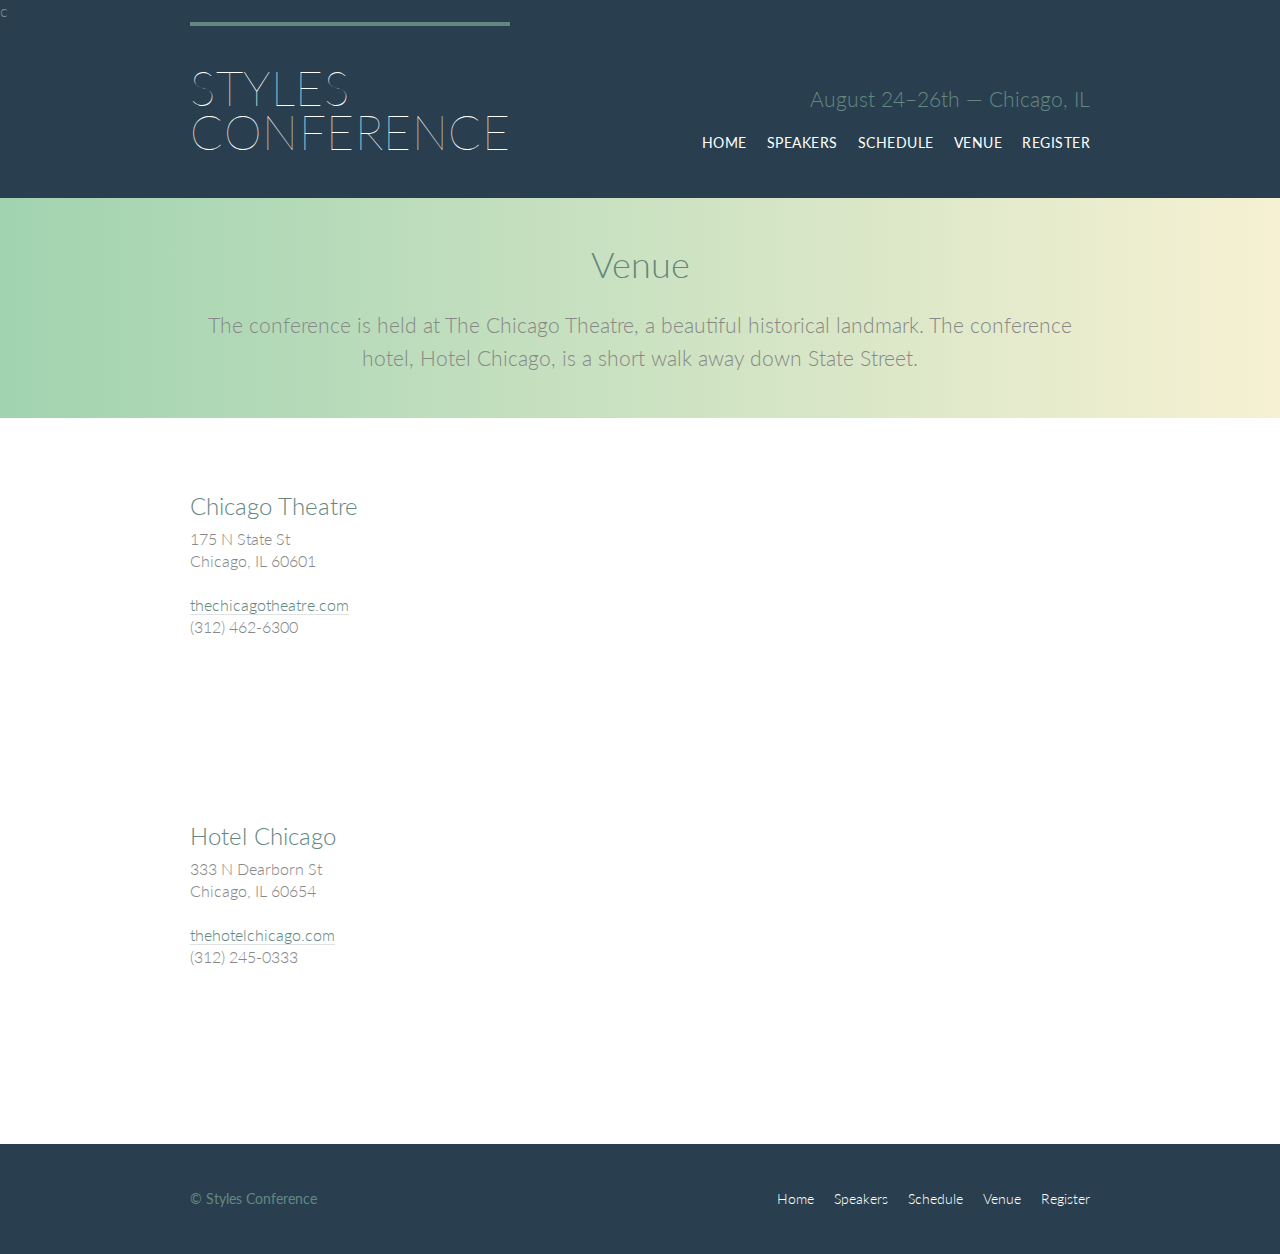
<file: venue.html>
c<!doctype html>
<html lang="en">
<head>
	<link rel="stylesheet" href="assets\stylesheets\main.css">
    <link rel="stylesheet" href="http://fonts.googleapis.com/css?family=Lato:100,300,400">
	<meta charset="utf-8">
	<title>Venue</title>
</head>
<body>
	<header class="primary-header container group">
			
	<h1 class="logo">
		<a href="index.html">Styles <br> Conference</a>
	</h1>

	<h3 class="tagline">August 24&ndash;26th &mdash; Chicago, IL</h3>
	<nav class="nav primary-nav">
		<ul>
		<li><a href="index.html">Home</a></li><!--
            --><li><a href="speakers.html">Speakers</a></li><!--
            --><li><a href="schedule.html">Schedule</a></li><!--
            --><li><a href="venue.html">Venue</a></li><!--
            --><li><a href="register.html">Register</a></li>
        </ul>
	</nav>
	</header>

    <section class="row-alt">
  <div class="lead container">

    <h1>Venue</h1>
      <p>The conference is held at The Chicago Theatre, a beautiful historical landmark. The conference hotel, Hotel Chicago, is a short walk away down State Street.</p>

  </div>
</section>

      <section class="row">
        <div class="grid">

            <section class="venue-theatre">
                <div class="col-1-3">
                <h2>Chicago Theatre</h2>
                    <p>175 N State St <br> Chicago, IL 60601 </p>
                    <p><a href="http://www.thechicagotheatre.com/">thechicagotheatre.com</a> <br> (312) 462-6300</p>
                </div><!--

                --><iframe class="venue-map col-2-3" src="https://www.google.com/maps/embed?pb=!1m18!1m12!1m3!1d2970.3469324327502!2d-87.62969368506347!3d41.885395372937424!2m3!1f0!2f0!3f0!3m2!1i1024!2i768!4f13.1!3m3!1m2!1s0x880e2caff598f035%3A0xed6d5c288e9b5ad2!2s175+N+State+St%2C+Chicago%2C+IL+60601!5e0!3m2!1sen!2sus!4v1457753653129"></iframe>
            </section>
        
            <section class="venue-hotel">
                <div class="col-1-3">
                <h2>Hotel Chicago</h2>
                    <p>333 N Dearborn St  <br> Chicago, IL 60654 </p>
                    <p><a href="http://thehotelchicago.com/">thehotelchicago.com </a> <br> (312) 245-0333</p>
                </div><!--

                --><iframe class="venue-map col-2-3" src="https://www.google.com/maps/embed?pb=!1m14!1m8!1m3!1d11880.80477640992!2d-87.628852!3d41.88853!3m2!1i1024!2i768!4f13.1!3m3!1m2!1s0x0%3A0xa5c91d255a775f0b!2sHotel+Chicago+Downtown%2C+Autograph+Collection!5e0!3m2!1sen!2sus!4v1457754188814"></iframe>
            </section>

        </div>
   </section>

	<footer class="primary-footer container group">
		<small>&copy; Styles Conference</small>
		<nav class="nav">
    <ul>
		<li><a href="index.html">Home</a></li><!--
            --><li><a href="speakers.html">Speakers</a></li><!--
            --><li><a href="schedule.html">Schedule</a></li><!--
            --><li><a href="venue.html">Venue</a></li><!--
            --><li><a href="register.html">Register</a></li>
        </ul>
  </nav>
	</footer>
</body>
</html>
</file>
